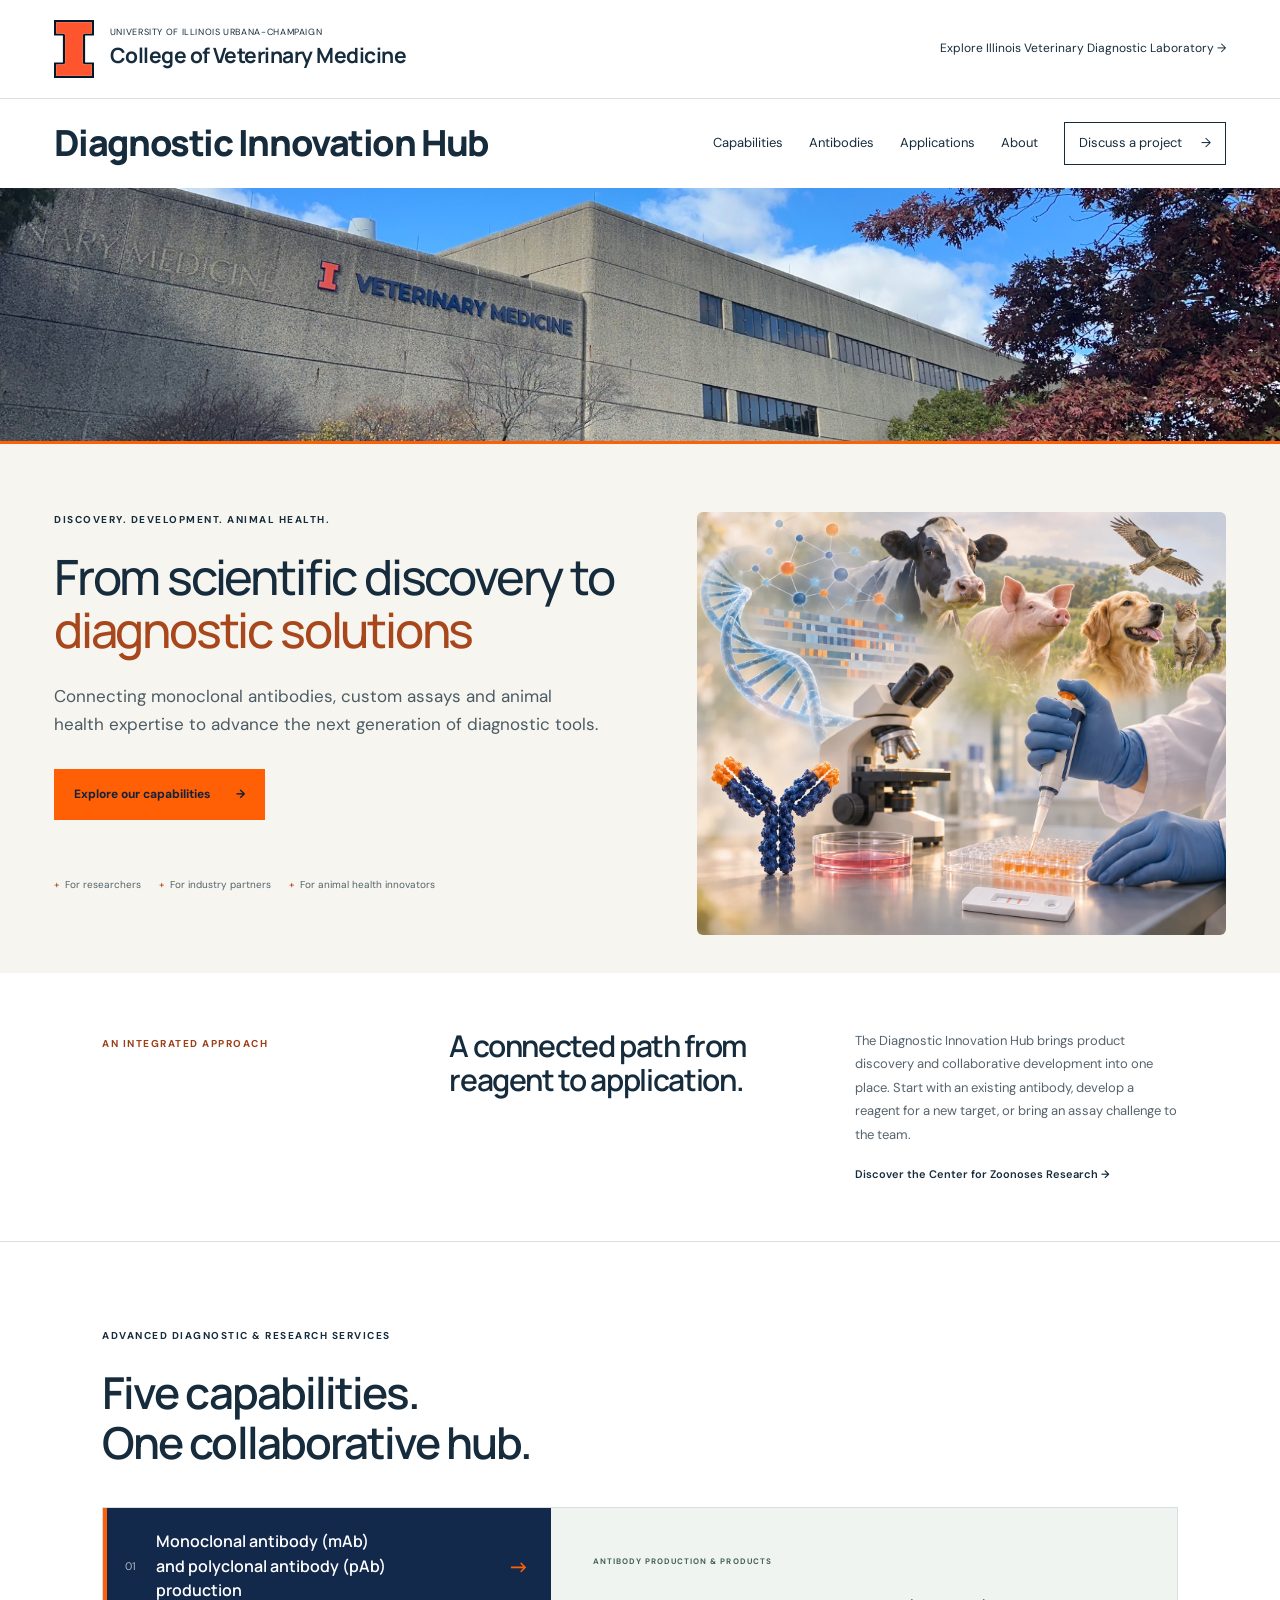
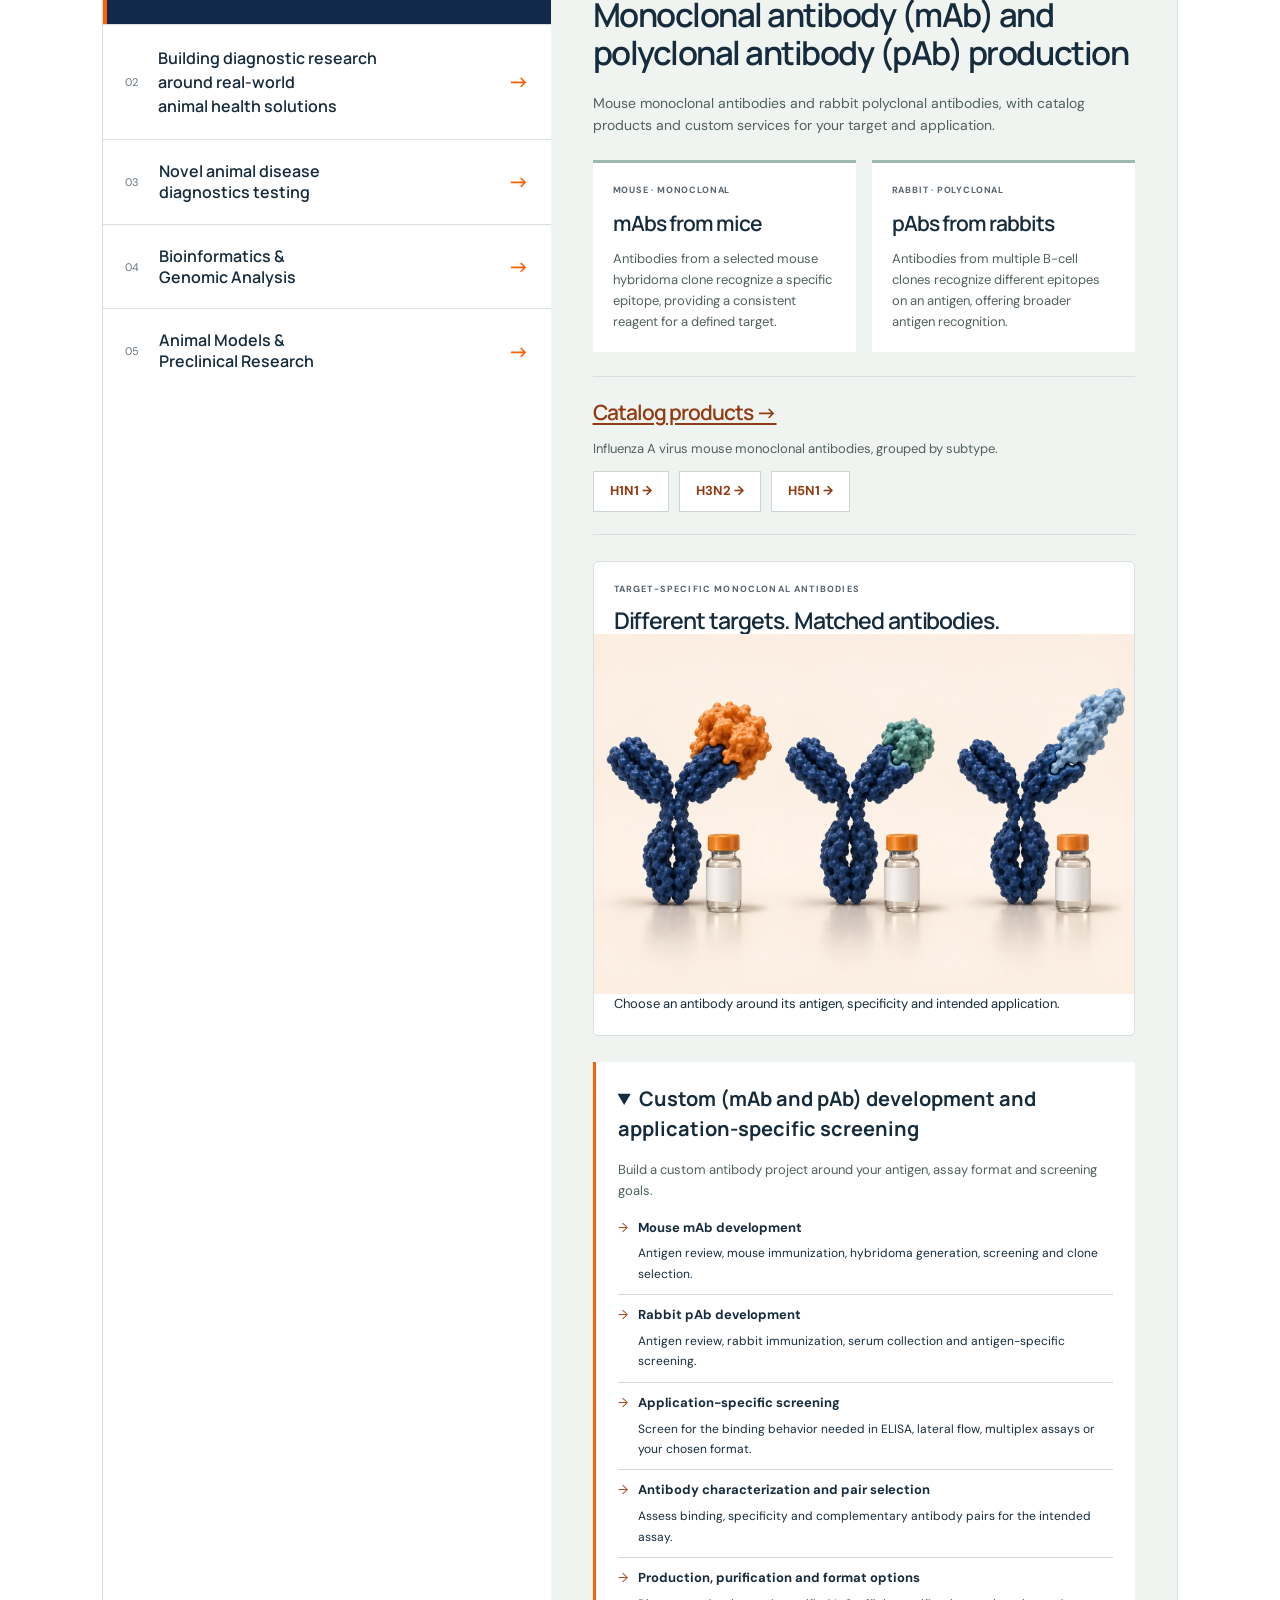
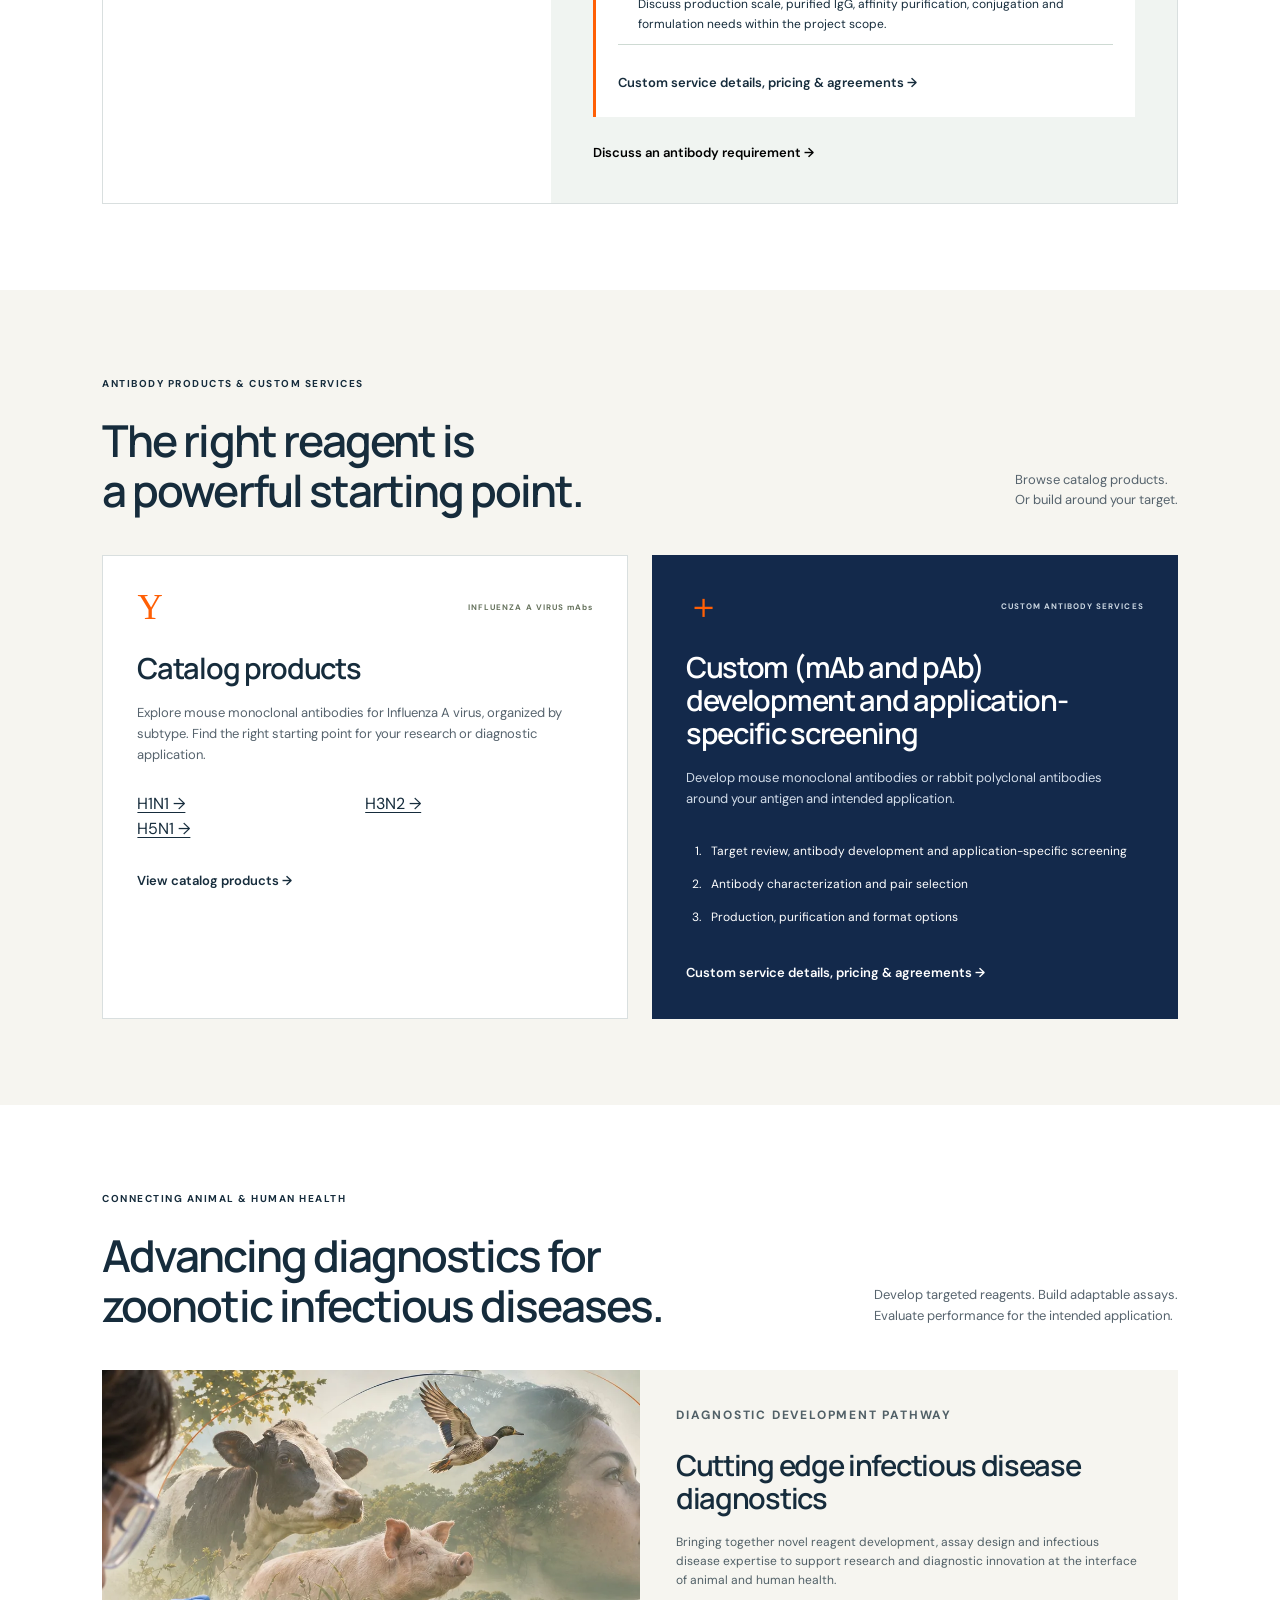
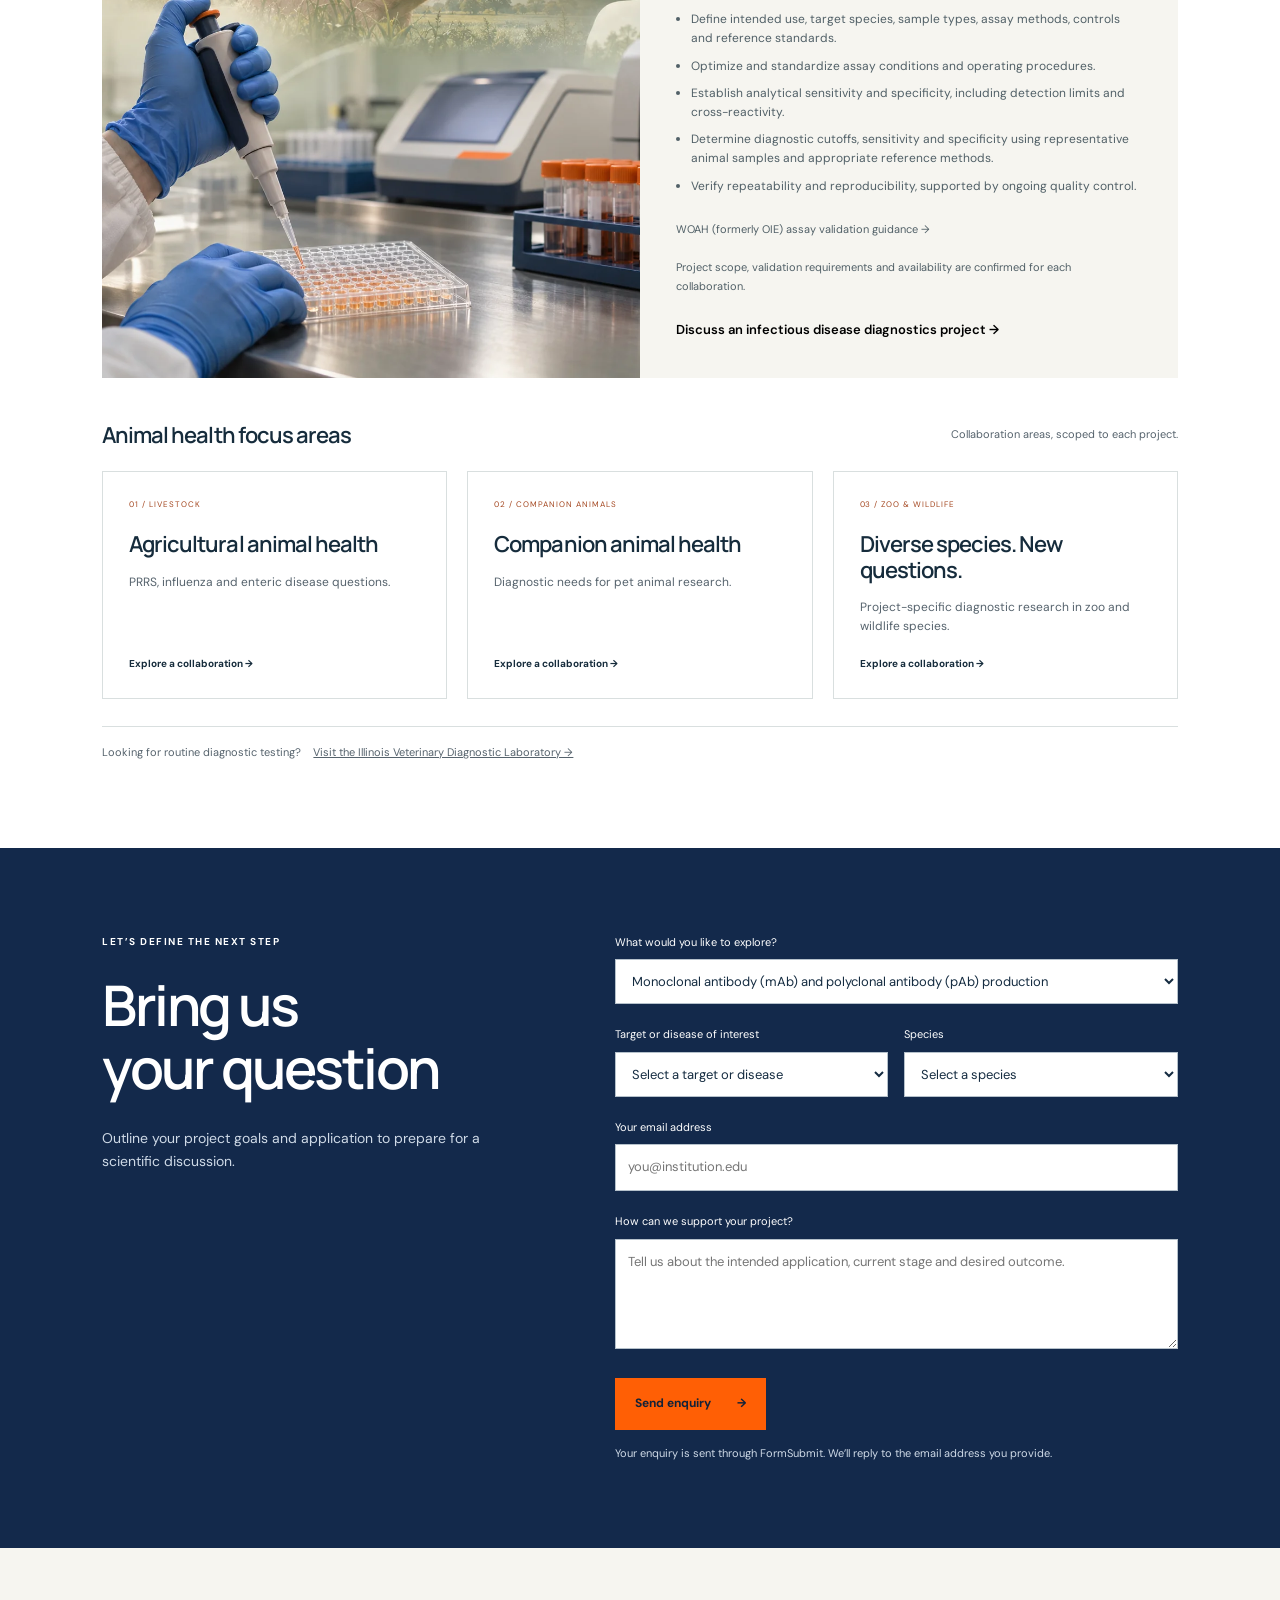
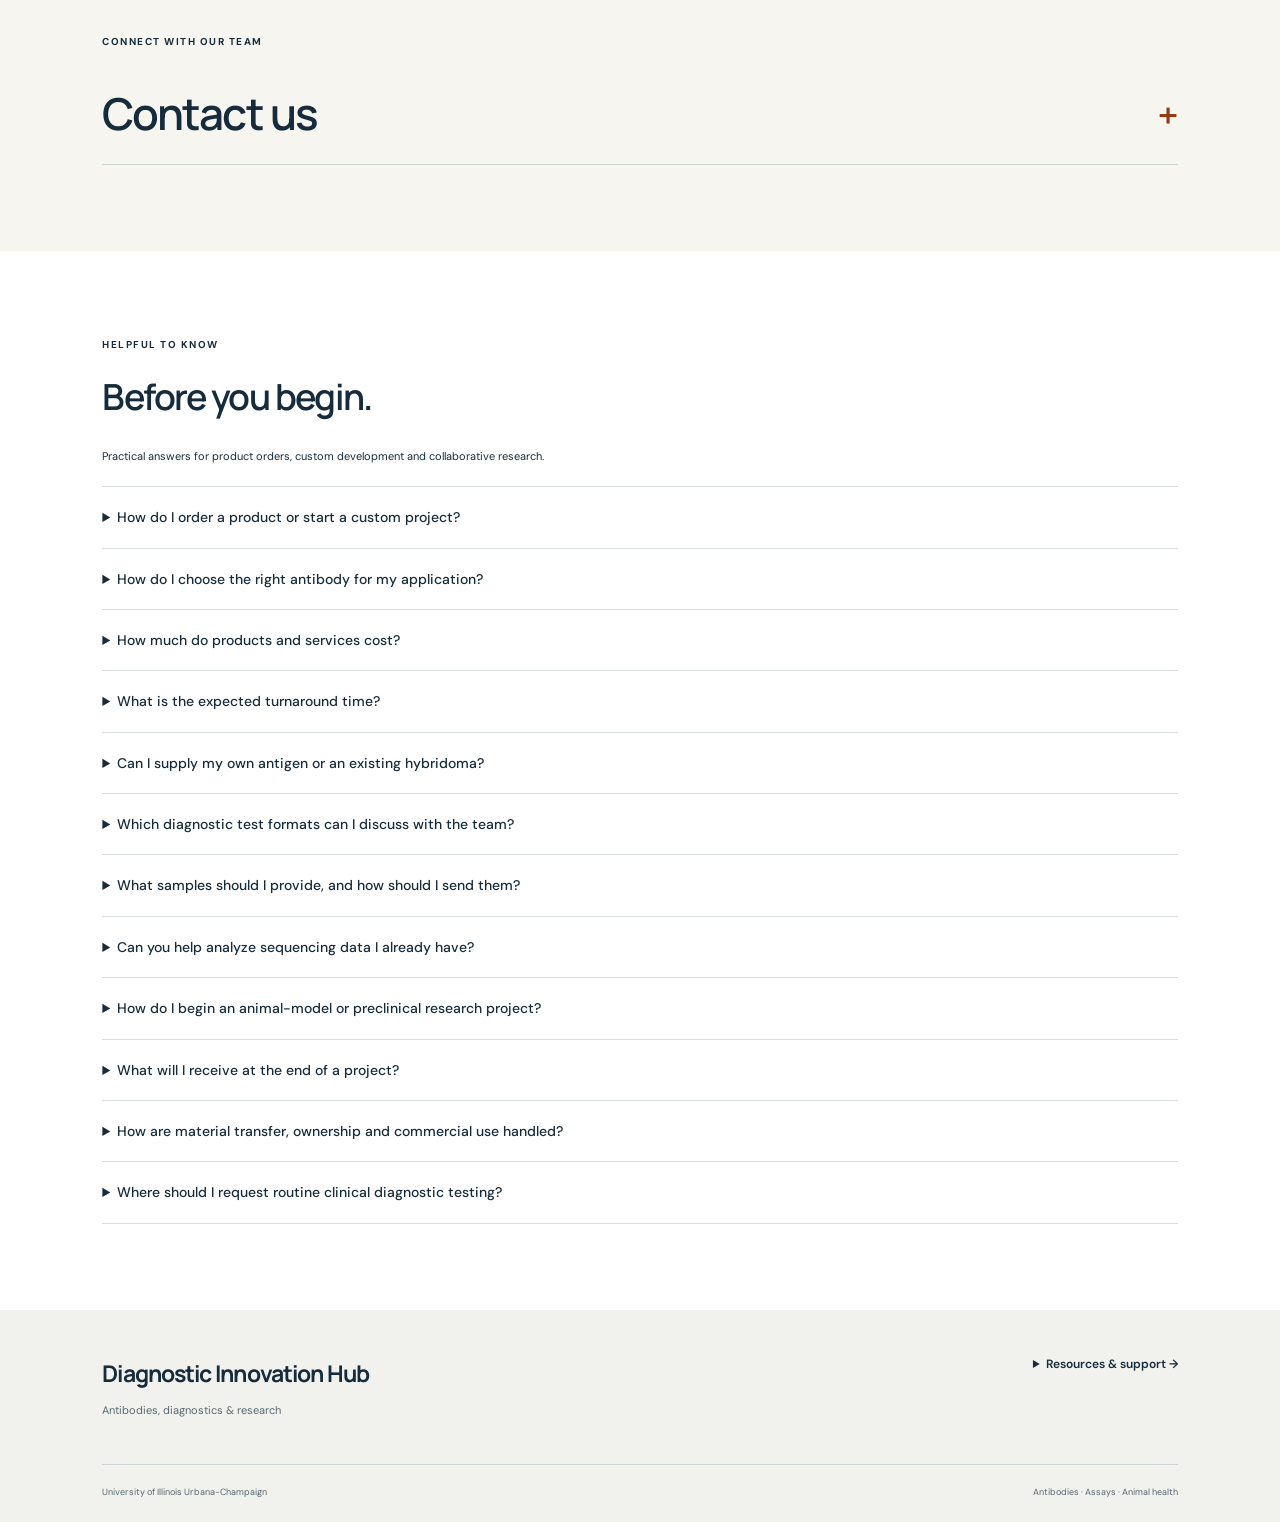
<file: index.html>
<!doctype html>
<html lang="en">
<head>
<meta charset="utf-8"><meta name="viewport" content="width=device-width,initial-scale=1">
<title>Diagnostic Innovation Hub | Illinois VetMed</title>
<meta name="description" content="Explore the Illinois VetMed Diagnostic Innovation Hub connecting monoclonal and polyclonal antibodies, custom diagnostic assays and animal health research.">
<link rel="stylesheet" href="styles.css?v=site-title-v2">
</head>
<body>
<a class="skip" href="#main">Skip to main content</a>
<header>
<div class="institution"><a href="https://vetmed.illinois.edu/" class="college"><img class="university-mark" src="assets/illinois-block-i.svg" alt="" width="25" height="36"><span>UNIVERSITY OF ILLINOIS URBANA-CHAMPAIGN<strong>College of Veterinary Medicine</strong></span></a><a class="parent-link" href="https://vdl.vetmed.illinois.edu/">Explore Illinois Veterinary Diagnostic Laboratory →</a></div>
<div class="navigation"><a href="#" class="site-name">Diagnostic Innovation Hub</a><button class="menu-button" aria-label="Toggle navigation" aria-expanded="false">☰</button><nav aria-label="Hub navigation"><a href="#capabilities">Capabilities</a><a href="#antibodies">Antibodies</a><a href="#applications">Applications</a><a href="#about">About</a><a class="nav-cta" href="#connect">Discuss a project <span>→</span></a></nav></div>
<div class="campus-header-image"><img src="assets/vetmed-building-header.jpg" alt="College of Veterinary Medicine building at the University of Illinois Urbana-Champaign, beneath a blue sky and beside autumn trees." width="2048" height="1536" fetchpriority="high" decoding="async"></div>
</header>
<main id="main">
<section class="hero">
<div class="hero-copy"><p class="eyebrow">DISCOVERY. DEVELOPMENT. ANIMAL HEALTH.</p><h1 class="hero-headline"><span>From scientific discovery to</span><em>diagnostic solutions</em></h1><p class="hero-description">Connecting monoclonal antibodies, custom assays and animal health expertise to advance the next generation of diagnostic tools.</p><div class="hero-actions"><a class="button primary" href="#capabilities">Explore our capabilities <span>→</span></a></div><div class="hero-foot"><span>For researchers</span><span>For industry partners</span><span>For animal health innovators</span></div></div>
<figure class="hero-science hero-artwork"><img src="assets/diagnostic-hub-hero-v5.webp" alt="Scientific illustration connecting antibodies, lateral flow tests, assay development, genomics and preclinical research with livestock, a dog, a cat and birds against a natural pasture, woodland and wetland backdrop." width="1402" height="1122" fetchpriority="high" decoding="async"></figure>
</section>
<section class="intro band" id="about"><p class="eyebrow">AN INTEGRATED APPROACH</p><div><h2>A connected path from<br>reagent to application.</h2><p>The Diagnostic Innovation Hub brings product discovery and collaborative development into one place. Start with an existing antibody, develop a reagent for a new target, or bring an assay challenge to the team.</p><a class="text-link" href="https://vetmed.illinois.edu/research/czr/">Discover the Center for Zoonoses Research →</a></div></section>
<section class="capabilities section" id="capabilities"><div class="section-heading"><div><p class="eyebrow">ADVANCED DIAGNOSTIC & RESEARCH SERVICES</p><h2>Five capabilities.<br>One collaborative hub.</h2></div></div>
<div class="capability-layout"><div class="service-tabs" role="tablist" aria-label="Capabilities" aria-orientation="vertical">
<button role="tab" id="tab-mab" aria-controls="service-panel" aria-selected="true" data-service="mab"><span class="tab-num">01</span><span>Monoclonal antibody (mAb)<br>and polyclonal antibody (pAb)<br>production</span><span class="tab-arrow">→</span></button>
<button role="tab" id="tab-assays" aria-controls="service-panel" aria-selected="false" tabindex="-1" data-service="assays"><span class="tab-num">02</span><span>Building diagnostic research<br>around real-world<br>animal health solutions</span><span class="tab-arrow">→</span></button>
<button role="tab" id="tab-disease" aria-controls="service-panel" aria-selected="false" tabindex="-1" data-service="disease"><span class="tab-num">03</span><span>Novel animal disease<br>diagnostics testing</span><span class="tab-arrow">→</span></button>
<button role="tab" id="tab-data" aria-controls="service-panel" aria-selected="false" tabindex="-1" data-service="data"><span class="tab-num">04</span><span>Bioinformatics &<br>Genomic Analysis</span><span class="tab-arrow">→</span></button>
<button role="tab" id="tab-models" aria-controls="service-panel" aria-selected="false" tabindex="-1" data-service="models"><span class="tab-num">05</span><span>Animal Models &<br>Preclinical Research</span><span class="tab-arrow">→</span></button>
</div><div id="service-panel" class="service-panel" role="tabpanel" aria-labelledby="tab-mab" tabindex="0"></div></div></section>
<section class="antibodies section" id="antibodies">
<div class="section-heading"><div><p class="eyebrow">ANTIBODY PRODUCTS & CUSTOM SERVICES</p><h2>The right reagent is<br>a powerful starting point.</h2></div><p>Browse catalog products.<br>Or build around your target.</p></div>
<div class="antibody-routes">
<article class="catalog-route"><div class="route-top"><span class="mini-icon">Y</span><span class="status">INFLUENZA A VIRUS mAbs</span></div><h3>Catalog products</h3><p>Explore mouse monoclonal antibodies for Influenza A virus, organized by subtype. Find the right starting point for your research or diagnostic application.</p><div class="catalog-fields"><a href="influenza-a-mabs.html?v=antibody-production-v2#h1n1">H1N1 →</a><a href="influenza-a-mabs.html?v=antibody-production-v2#h3n2">H3N2 →</a><a href="influenza-a-mabs.html?v=antibody-production-v2#h5n1">H5N1 →</a></div><a class="text-link" href="influenza-a-mabs.html?v=antibody-production-v2">View catalog products →</a></article>
<article class="custom-route" id="custom-antibody-development"><div class="route-top"><span class="mini-icon">＋</span><span class="status light">CUSTOM ANTIBODY SERVICES</span></div><h3>Custom (mAb and pAb) development and application-specific screening</h3><p>Develop mouse monoclonal antibodies or rabbit polyclonal antibodies around your antigen and intended application.</p><ol class="compact-steps"><li>Target review, antibody development and application-specific screening</li><li>Antibody characterization and pair selection</li><li>Production, purification and format options</li></ol><a class="text-link light-link" href="mab-services.html?v=antibody-production-v2">Custom service details, pricing & agreements →</a></article>
</div></section>
<section class="applications section" id="applications"><div class="section-heading"><div><p class="eyebrow">CONNECTING ANIMAL & HUMAN HEALTH</p><h2>Advancing diagnostics for<br>zoonotic infectious diseases.</h2></div><p>Develop targeted reagents. Build adaptable assays.<br>Evaluate performance for the intended application.</p></div><div class="spotlight"><div class="spotlight-visual zoonotic-artwork"><img src="assets/zoonotic-diagnostics-v1.webp" alt="Illustration connecting laboratory diagnostic testing with human health, livestock and wildlife." width="1402" height="1122" loading="lazy" decoding="async"></div><div class="spotlight-copy"><p class="eyebrow">DIAGNOSTIC DEVELOPMENT PATHWAY</p><h3>Cutting edge infectious disease diagnostics</h3><p>Bringing together novel reagent development, assay design and infectious disease expertise to support research and diagnostic innovation at the interface of animal and human health.</p><ul><li>Define intended use, target species, sample types, assay methods, controls and reference standards.</li><li>Optimize and standardize assay conditions and operating procedures.</li><li>Establish analytical sensitivity and specificity, including detection limits and cross-reactivity.</li><li>Determine diagnostic cutoffs, sensitivity and specificity using representative animal samples and appropriate reference methods.</li><li>Verify repeatability and reproducibility, supported by ongoing quality control.</li></ul><p class="small"><a href="https://www.woah.org/fileadmin/Home/eng/Health_standards/tahm/1.01.06_VALIDATION.pdf" target="_blank" rel="noopener">WOAH (formerly OIE) assay validation guidance →</a></p><p class="small">Project scope, validation requirements and availability are confirmed for each collaboration.</p><button class="text-link" data-start="assays">Discuss an infectious disease diagnostics project →</button></div></div>
<div class="focus-heading"><h3>Animal health focus areas</h3><p>Collaboration areas, scoped to each project.</p></div><div class="focus-grid"><button data-focus="Livestock and agricultural animal health"><span>01 / LIVESTOCK</span><h4>Agricultural animal health</h4><p>PRRS, influenza and enteric disease questions.</p><b>Explore a collaboration →</b></button><button data-focus="Companion animal diagnostics"><span>02 / COMPANION ANIMALS</span><h4>Companion animal health</h4><p>Diagnostic needs for pet animal research.</p><b>Explore a collaboration →</b></button><button data-focus="Zoo and wildlife diagnostics"><span>03 / ZOO & WILDLIFE</span><h4>Diverse species. New questions.</h4><p>Project-specific diagnostic research in zoo and wildlife species.</p><b>Explore a collaboration →</b></button></div><div class="routine-note">Looking for routine diagnostic testing? <a href="https://vdl.vetmed.illinois.edu/">Visit the Illinois Veterinary Diagnostic Laboratory →</a></div></section>
<section class="connect section" id="connect"><div class="connect-intro"><p class="eyebrow">LET’S DEFINE THE NEXT STEP</p><h2>Bring us<br>your question</h2><p>Outline your project goals and application to prepare for a scientific discussion.</p></div><form id="inquiry-form" action="https://formsubmit.co/usaurabh@illinois.edu" method="POST"><input type="hidden" name="_subject" value="Diagnostic Innovation Hub enquiry"><input type="hidden" name="_template" value="table"><input type="hidden" name="_url" value="https://saurabhumrao.github.io/diagnostic-innovation-hub/#connect"><div class="inquiry-honeypot" aria-hidden="true"><label for="contact-website">Leave this field empty</label><input id="contact-website" type="text" name="_honey" tabindex="-1" autocomplete="off"></div><label for="interest">What would you like to explore?</label><select id="interest" name="interest"><option value="mab">Monoclonal antibody (mAb) and polyclonal antibody (pAb) production</option><option value="assays">Building diagnostic research around real-world animal health solutions</option><option value="disease">Novel animal disease diagnostics testing</option><option value="data">Bioinformatics & Genomic Analysis</option><option value="models">Animal Models & Preclinical Research</option></select><div class="form-row"><div><label for="target">Target or disease of interest</label><select id="target" name="target" required><option value="" selected disabled>Select a target or disease</option><option value="SARS-CoV-2">SARS-CoV-2</option><option value="Influenza A virus">Influenza A virus</option><option value="PEDV">PEDV</option><option value="PDCoV">PDCoV</option><option value="PRRSV">PRRSV</option><option value="other">Other target or disease</option><option value="not_sure">Not yet determined</option></select><div class="inquiry-other" id="target-other-field" hidden><label for="target-other">Please specify your target or disease</label><input id="target-other" name="target_other" maxlength="200" disabled></div></div><div><label for="species">Species</label><select id="species" name="species" required><option value="" selected disabled>Select a species</option><option value="Cattle">Cattle</option><option value="Swine">Swine</option><option value="Sheep">Sheep</option><option value="Goats">Goats</option><option value="Horses">Horses</option><option value="Dogs">Dogs</option><option value="Cats">Cats</option><option value="Poultry">Poultry</option><option value="Zoo / exotic animals">Zoo / exotic animals</option><option value="Wildlife">Wildlife</option><option value="Laboratory animals">Laboratory animals</option><option value="Mixed / multiple species">Mixed / multiple species</option><option value="other">Other species</option><option value="not_sure">Not yet determined</option></select><div class="inquiry-other" id="species-other-field" hidden><label for="species-other">Please specify the species</label><input id="species-other" name="species_other" maxlength="200" disabled></div></div></div><label for="contact-email">Your email address</label><input id="contact-email" name="email" type="email" autocomplete="email" inputmode="email" placeholder="you@institution.edu" maxlength="254" required><div class="inquiry-goals"><label for="goals">How can we support your project?</label><textarea id="goals" name="message" placeholder="Tell us about the intended application, current stage and desired outcome." required maxlength="2000"></textarea></div><button class="button primary" id="send-enquiry" type="submit">Send enquiry <span>→</span></button><p class="small inquiry-delivery-note">Your enquiry is sent through FormSubmit. We’ll reply to the email address you provide.</p><p id="inquiry-status" hidden role="status" aria-live="polite" tabindex="-1"></p><noscript><p class="small">The form will continue on FormSubmit when you send your enquiry.</p></noscript></form></section>
<section class="contact-us section" id="contact-us" aria-labelledby="contact-us-title"><p class="eyebrow">CONNECT WITH OUR TEAM</p><details class="contact-disclosure" id="contact-details"><summary><h2 id="contact-us-title">Contact us</h2><span class="contact-disclosure-toggle" aria-hidden="true">+</span></summary><p class="contact-disclosure-intro">For product enquiries, testing services and research collaborations.</p><div class="contact-card-grid"><article class="contact-card"><div class="contact-person"><img class="contact-portrait" src="assets/ying-fang.png" alt="Prof. Ying Fang" width="250" height="300" loading="lazy" decoding="async"><h3>Prof. Ying Fang</h3></div><p class="contact-role">Director of Diagnostic R&amp;D<br>Department of Pathobiology<br>College of Veterinary Medicine<br>University of Illinois at Urbana-Champaign</p><a class="contact-email" href="mailto:yingf@illinois.edu">yingf@illinois.edu</a></article><article class="contact-card"><div class="contact-person"><img class="contact-portrait" src="assets/saurabh-umrao.jpg" alt="Dr. Saurabh Umrao" width="1280" height="1061" loading="lazy" decoding="async"><h3>Dr. Saurabh Umrao</h3></div><p class="contact-role">Veterinary Research Specialist<br>Veterinary Diagnostic Laboratory<br>College of Veterinary Medicine<br>University of Illinois at Urbana-Champaign</p><a class="contact-email" id="contact-saurabh" href="mailto:usaurabh@illinois.edu">usaurabh@illinois.edu</a><a id="inquiry-email-fallback" class="text-link inquiry-email-fallback" href="mailto:usaurabh@illinois.edu" hidden>Send enquiry by email →</a></article></div></details></section>
<section class="faq section" id="faq"><p class="eyebrow">HELPFUL TO KNOW</p><h2>Before you begin.</h2><p class="small">Practical answers for product orders, custom development and collaborative research.</p><details name="hub-faq"><summary>How do I order a product or start a custom project?</summary><p>For an antibody or LFA test, share the target or product name, quantity and intended application. For a custom project, outline your research question, target, species and desired outcome. Use the <a href="#connect">enquiry form</a> or visit <a href="#contact-us">Contact us</a> to discuss availability, ordering or a project quotation.</p></details><details name="hub-faq"><summary>How do I choose the right antibody for my application?</summary><p>Review the target, clone ID, species reactivity, tested applications, product format and available quality-control documentation. Share your planned method and sample context if you need help selecting a reagent. You can begin with our <a href="influenza-a-mabs.html?v=antibody-production-v2" target="_blank" rel="noopener">Influenza A antibody information</a>.</p></details><details name="hub-faq"><summary>How much do products and services cost?</summary><p>The LFA tests shown on this site are $5 per test. Standard mAb development starts at $11,000 per antigen for academic projects and $14,000 per antigen for industry projects. Rabbit pAb development, custom assays, diagnostic testing, bioinformatics and preclinical research are quoted according to scope. See <a href="mab-services.html?v=antibody-production-v2">mAb pricing and included services</a> for details.</p></details><details name="hub-faq"><summary>What is the expected turnaround time?</summary><p>Product delivery depends on availability and order quantity. Custom-project timelines depend on starting materials, screening requirements, assay complexity and study scope. Include your preferred deadline when enquiring so availability, milestones and an expected timeline can be discussed with your quotation.</p></details><details name="hub-faq"><summary>Can I supply my own antigen or an existing hybridoma?</summary><p>Yes. Standard mAb development uses a suitable customer-supplied protein antigen, and an existing hybridoma can be considered for production and purification. Share the material identity, available quantity, concentration, buffer and any existing characterization so the team can assess the starting point and proposed work.</p></details><details name="hub-faq"><summary>Which diagnostic test formats can I discuss with the team?</summary><p>The Hub covers ELISA, PCR, qRT-PCR, lateral flow tests and multiplex immunoassays. The appropriate format depends on the target, species, sample type and intended application. You can enquire about an existing test, bring an assay prototype or discuss development of a new format.</p></details><details name="hub-faq"><summary>What samples should I provide, and how should I send them?</summary><p>Sample type, minimum amount, handling and transport requirements depend on the test or project. Please obtain the agreed submission instructions and shipping destination from the responsible team before dispatch. Include the species, target, specimen type and sample count in your initial enquiry.</p></details><details name="hub-faq"><summary>Can you help analyze sequencing data I already have?</summary><p>Share the organism, sequencing platform, data format, number of samples, experimental design and analysis question. The relevant team can discuss an analysis plan, required metadata, deliverables and a file-transfer method. Keep a copy of your original data; the enquiry form is for initial project details rather than large-file uploads.</p></details><details name="hub-faq"><summary>How do I begin an animal-model or preclinical research project?</summary><p>Start with the research question, study objectives, desired readouts, candidate technology and preferred timeline. A planning discussion with the responsible research team helps identify an appropriate model, sample strategy and feasible project scope.</p></details><details name="hub-faq"><summary>What will I receive at the end of a project?</summary><p>The written project scope defines the deliverables and reporting format. Depending on the service, these can include antibody preparations and clone documentation, assay results, analysis reports or agreed preclinical study readouts. Discuss any specific data files, documentation or material quantities you need before the work begins.</p></details><details name="hub-faq"><summary>How are material transfer, ownership and commercial use handled?</summary><p>Include your intended commercial use and any material-transfer needs in the initial discussion. Applicable written agreements define material use, ownership, confidentiality and other project terms. The Illinois Office of Technology Management manages outbound material-transfer agreements and provides <a href="https://otm.illinois.edu/researchers-innovators">institutional guidance for researchers and commercial partners</a>.</p></details><details name="hub-faq"><summary>Where should I request routine clinical diagnostic testing?</summary><p>For routine clinical specimen submission and established veterinary diagnostic testing, use the <a href="https://vdl.vetmed.illinois.edu/">Illinois Veterinary Diagnostic Laboratory</a>. The Hub enquiry route supports its reagent products, technology development, specialized project discussions and research services.</p></details></section>
</main>
<footer><div><a href="#" class="footer-title">Diagnostic Innovation Hub</a><p>Antibodies, diagnostics & research</p></div><div><details class="footer-resources" id="resources"><summary>Resources & support →</summary><div class="footer-resource-links"><a href="https://vetmed.illinois.edu/" target="_blank" rel="noopener">College of Veterinary Medicine →</a><a href="https://vetmed.illinois.edu/research/czr/" target="_blank" rel="noopener">Center for Zoonoses Research →</a><a href="https://otm.illinois.edu/researchers-innovators/outgoing-material-transfer-agreements" target="_blank" rel="noopener">Material-transfer agreement guidance →</a><a href="https://vdl.vetmed.illinois.edu/" target="_blank" rel="noopener">Illinois Veterinary Diagnostic Laboratory →</a></div></details></div><p class="footer-bottom">University of Illinois Urbana-Champaign <span>Antibodies · Assays · Animal health</span></p></footer>
<dialog id="detail-dialog"><button class="close-dialog" aria-label="Close dialog">✕</button><div id="dialog-content"></div></dialog>
<script src="app.js?v=rapid-diagnostic-tests-v2"></script>
<script src="inquiry-form.js?v=contact-us-v2"></script>
</body></html>
</file>
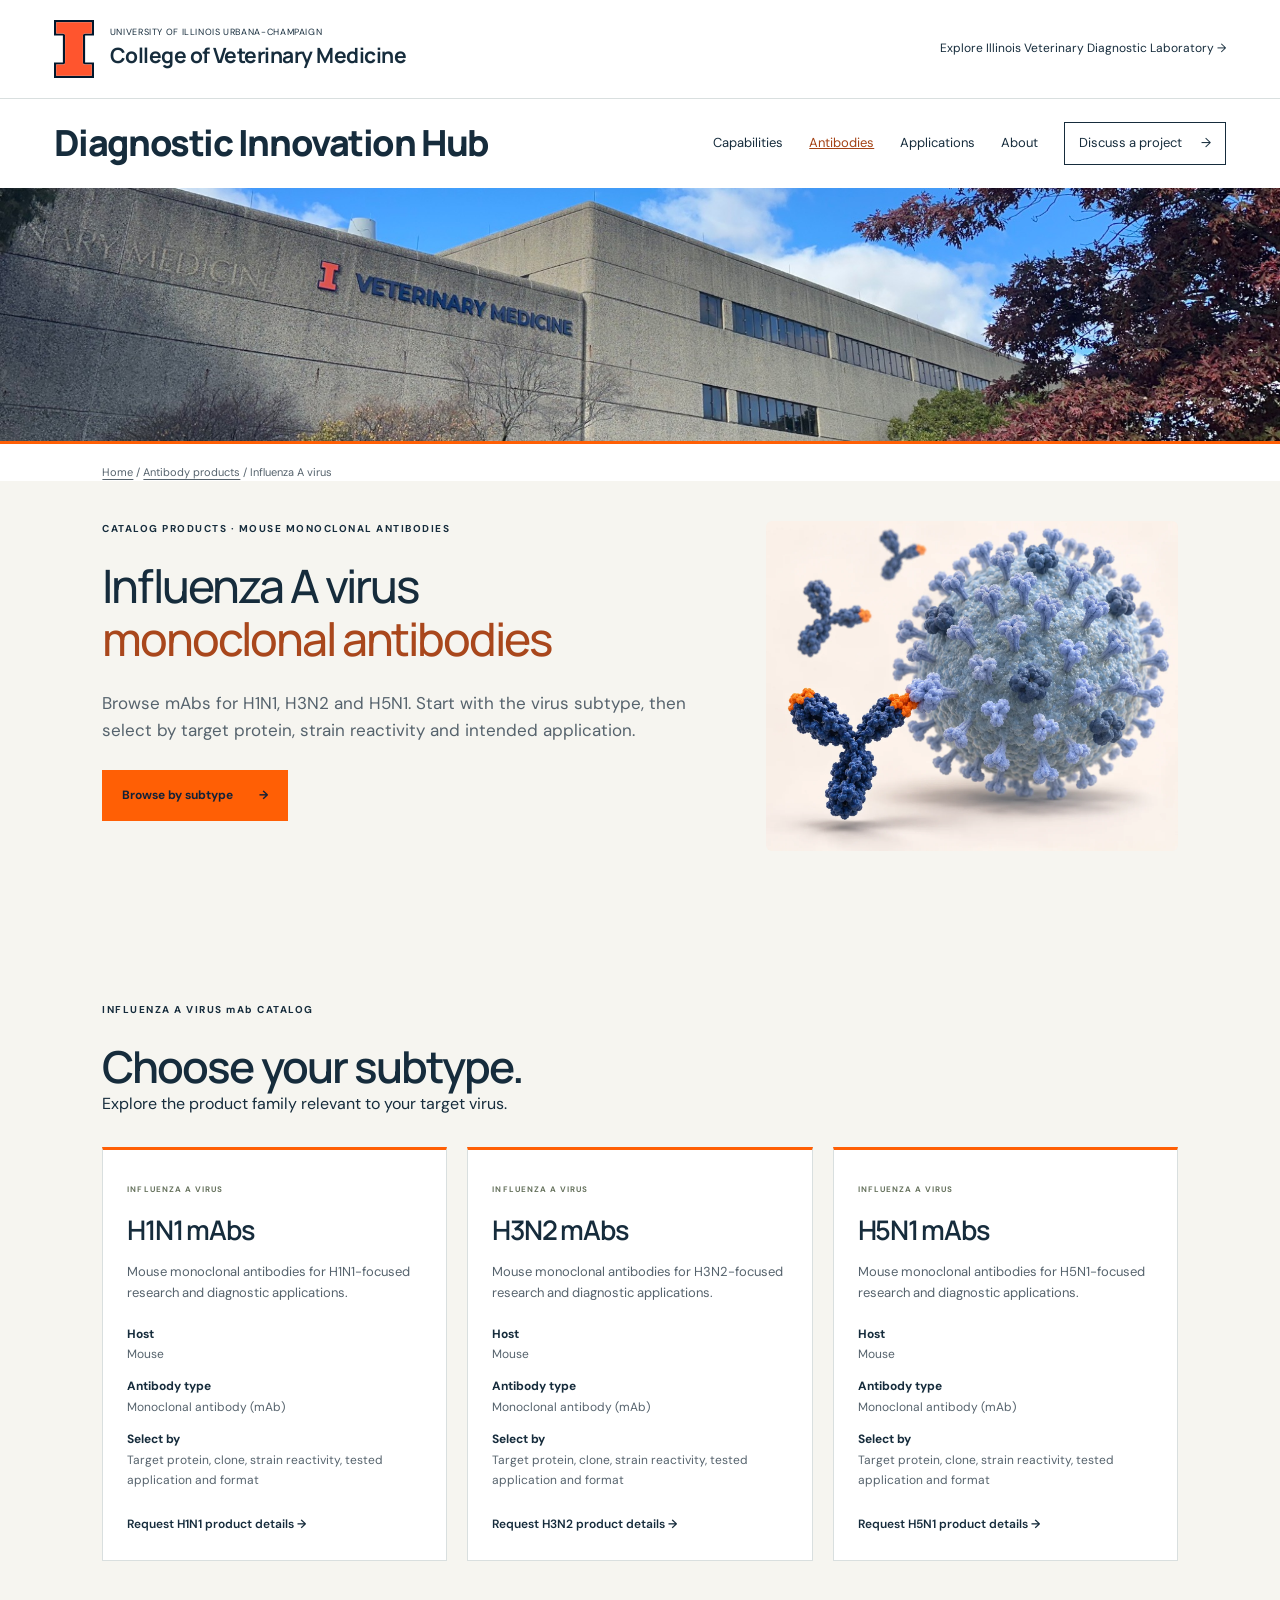
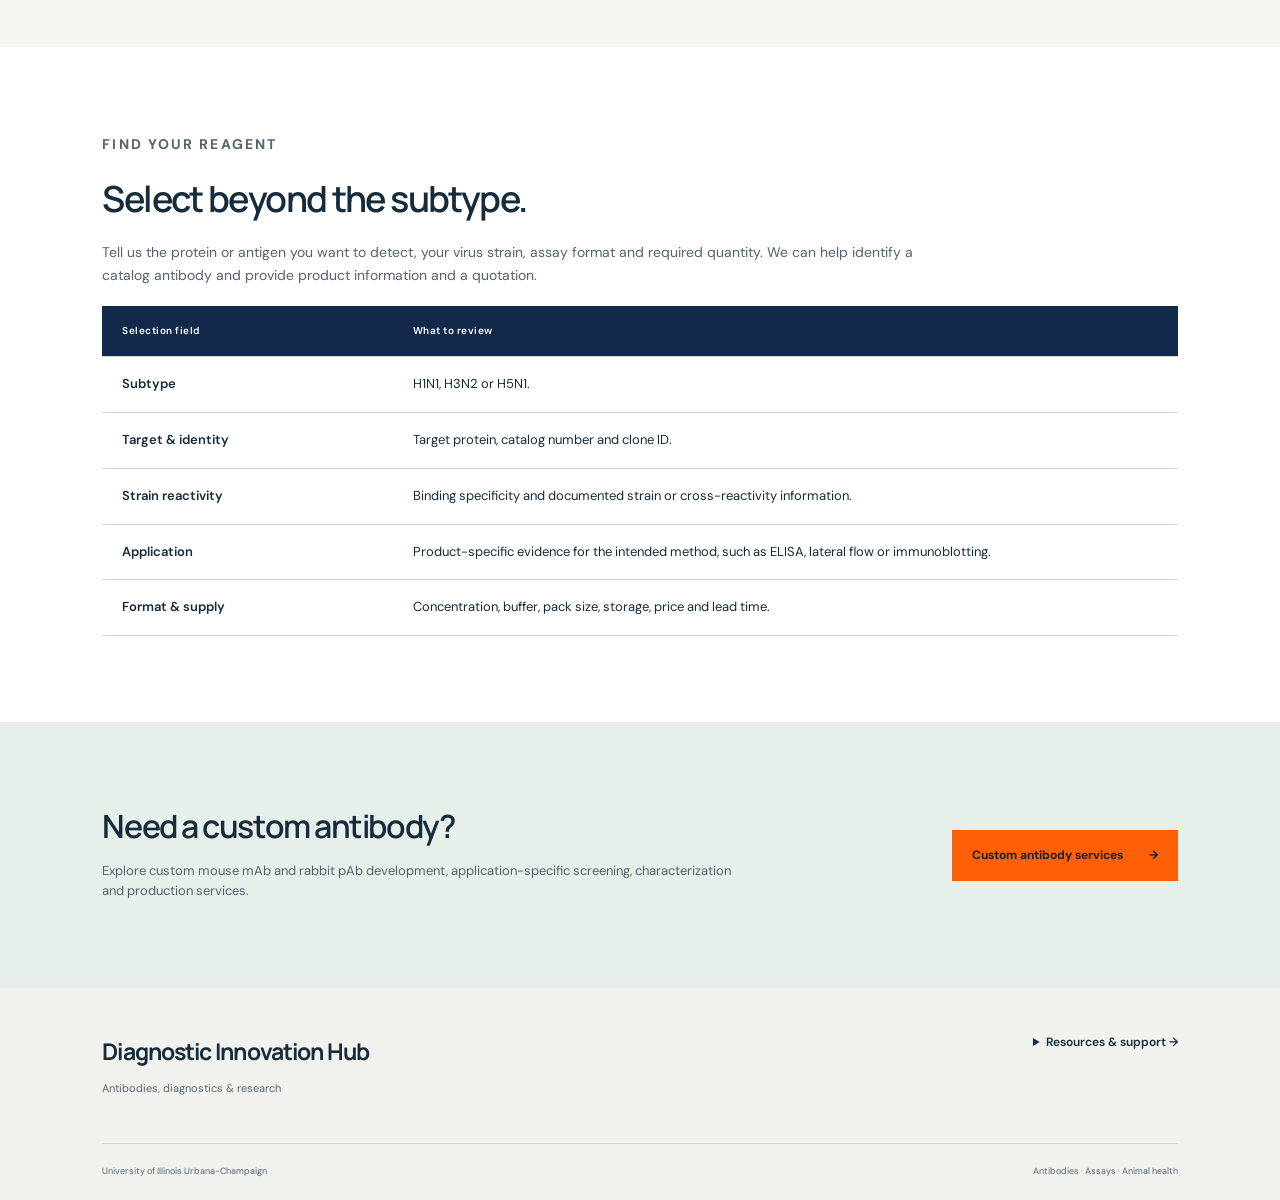
<file: influenza-a-mabs.html>
<!doctype html>
<html lang="en"><head><meta charset="utf-8"><meta name="viewport" content="width=device-width,initial-scale=1"><title>Influenza A Virus mAb Catalog | Diagnostic Innovation Hub</title><meta name="description" content="Explore mouse monoclonal antibody products for Influenza A virus H1N1, H3N2 and H5N1. Browse by subtype and request product details."><link rel="stylesheet" href="styles.css?v=site-title-v2"><link rel="stylesheet" href="mab-services.css">
<style>.flu-breadcrumb{padding:20px 8% 0;font-size:11px;color:#56636d}.flu-breadcrumb a{text-decoration:underline;text-underline-offset:3px}.flu-hero{padding-top:40px;gap:45px}.flu-hero h1{font-size:clamp(36px,3.6vw,58px)}.flu-hero h1 em{font-style:normal;color:#a9471c}.flu-hero figure{margin:0;align-self:center}.flu-hero img{display:block;width:100%;height:auto;border-radius:6px}.flu-docs h2{font-size:36px;margin-bottom:22px}.flu-docs>p{font-size:14px;color:#56636d;max-width:850px}.flu-routes{background:#f6f5f0}.flu-routes .section-heading{margin-bottom:30px}.flu-routes .custom-route p{color:#d1dbe8}.flu-note{font-size:12px;color:#56636d;margin:22px 0 0}.flu-bottom{display:flex;justify-content:space-between;align-items:center;gap:30px;background:#e7efea}.flu-bottom h2{font-size:32px}.flu-bottom p{font-size:13px;margin:16px 0 0;max-width:650px;color:#56636d}@media(max-width:760px){.flu-breadcrumb{padding-left:5%;padding-right:5%}.flu-hero{padding-top:30px;gap:30px}.flu-hero h1{font-size:37px}.flu-hero figure{max-width:480px}.flu-docs h2{font-size:30px}.flu-bottom{align-items:flex-start;flex-direction:column}.flu-bottom h2{font-size:29px}}</style></head><body>
<a class="skip" href="#main">Skip to main content</a>
<header>
<div class="institution"><a href="https://vetmed.illinois.edu/" class="college"><img class="university-mark" src="assets/illinois-block-i.svg" alt="" width="25" height="36"><span>UNIVERSITY OF ILLINOIS URBANA-CHAMPAIGN<strong>College of Veterinary Medicine</strong></span></a><a class="parent-link" href="https://vdl.vetmed.illinois.edu/">Explore Illinois Veterinary Diagnostic Laboratory →</a></div>
<div class="navigation"><a href="index.html" class="site-name">Diagnostic Innovation Hub</a><button class="menu-button" aria-label="Toggle navigation" aria-expanded="false">☰</button><nav aria-label="Hub navigation"><a href="index.html#capabilities">Capabilities</a><a href="index.html#antibodies" aria-current="page">Antibodies</a><a href="index.html#applications">Applications</a><a href="index.html#about">About</a><a class="nav-cta" href="index.html#connect">Discuss a project <span>→</span></a></nav></div>
<div class="campus-header-image"><img src="assets/vetmed-building-header.jpg" alt="College of Veterinary Medicine building at the University of Illinois Urbana-Champaign, beneath a blue sky and beside autumn trees." width="2048" height="1536" fetchpriority="high" decoding="async"></div>
</header>
<main id="main">
<div class="flu-breadcrumb"><a href="index.html">Home</a> / <a href="index.html#antibodies">Antibody products</a> / Influenza A virus</div>
<section class="mab-hero section flu-hero"><div><p class="eyebrow">CATALOG PRODUCTS · MOUSE MONOCLONAL ANTIBODIES</p><h1>Influenza A virus<br><em>monoclonal antibodies</em></h1><p>Browse mAbs for H1N1, H3N2 and H5N1. Start with the virus subtype, then select by target protein, strain reactivity and intended application.</p><div class="mab-actions"><a class="button primary" href="#catalog">Browse by subtype <span>→</span></a></div></div><figure><img src="assets/influenza-a-mab-v1.webp" alt="Monoclonal antibodies interacting with an Influenza A virus particle." width="1402" height="1122" fetchpriority="high" decoding="async"></figure></section>
<section class="section flu-routes" id="catalog"><p class="eyebrow">INFLUENZA A VIRUS mAb CATALOG</p><h2>Choose your subtype.</h2><p>Explore the product family relevant to your target virus.</p><div class="antibody-product-grid">
<article id="h1n1"><span class="status">INFLUENZA A VIRUS</span><h3>H1N1 mAbs</h3><p>Mouse monoclonal antibodies for H1N1-focused research and diagnostic applications.</p><dl><dt>Host</dt><dd>Mouse</dd><dt>Antibody type</dt><dd>Monoclonal antibody (mAb)</dd><dt>Select by</dt><dd>Target protein, clone, strain reactivity, tested application and format</dd></dl><a class="text-link" href="index.html?antibody=H1N1#connect">Request H1N1 product details →</a></article>
<article id="h3n2"><span class="status">INFLUENZA A VIRUS</span><h3>H3N2 mAbs</h3><p>Mouse monoclonal antibodies for H3N2-focused research and diagnostic applications.</p><dl><dt>Host</dt><dd>Mouse</dd><dt>Antibody type</dt><dd>Monoclonal antibody (mAb)</dd><dt>Select by</dt><dd>Target protein, clone, strain reactivity, tested application and format</dd></dl><a class="text-link" href="index.html?antibody=H3N2#connect">Request H3N2 product details →</a></article>
<article id="h5n1"><span class="status">INFLUENZA A VIRUS</span><h3>H5N1 mAbs</h3><p>Mouse monoclonal antibodies for H5N1-focused research and diagnostic applications.</p><dl><dt>Host</dt><dd>Mouse</dd><dt>Antibody type</dt><dd>Monoclonal antibody (mAb)</dd><dt>Select by</dt><dd>Target protein, clone, strain reactivity, tested application and format</dd></dl><a class="text-link" href="index.html?antibody=H5N1#connect">Request H5N1 product details →</a></article>
</div></section>
<section class="section flu-docs" id="product-information"><p class="eyebrow">FIND YOUR REAGENT</p><h2>Select beyond the subtype.</h2><p>Tell us the protein or antigen you want to detect, your virus strain, assay format and required quantity. We can help identify a catalog antibody and provide product information and a quotation.</p><div class="mab-table-wrap"><table class="mab-table"><caption class="visually-hidden">Product selection information for Influenza A virus antibodies</caption><thead><tr><th scope="col">Selection field</th><th scope="col">What to review</th></tr></thead><tbody><tr><th scope="row">Subtype</th><td>H1N1, H3N2 or H5N1.</td></tr><tr><th scope="row">Target & identity</th><td>Target protein, catalog number and clone ID.</td></tr><tr><th scope="row">Strain reactivity</th><td>Binding specificity and documented strain or cross-reactivity information.</td></tr><tr><th scope="row">Application</th><td>Product-specific evidence for the intended method, such as ELISA, lateral flow or immunoblotting.</td></tr><tr><th scope="row">Format & supply</th><td>Concentration, buffer, pack size, storage, price and lead time.</td></tr></tbody></table></div></section>
<section class="section flu-bottom"><div><h2>Need a custom antibody?</h2><p>Explore custom mouse mAb and rabbit pAb development, application-specific screening, characterization and production services.</p></div><a class="button primary" href="mab-services.html?v=antibody-production-v2">Custom antibody services <span>→</span></a></section>
</main>
<footer><div><a href="index.html" class="footer-title">Diagnostic Innovation Hub</a><p>Antibodies, diagnostics & research</p></div><div><details class="footer-resources" id="resources"><summary>Resources & support →</summary><div class="footer-resource-links"><a href="https://vetmed.illinois.edu/" target="_blank" rel="noopener">College of Veterinary Medicine →</a><a href="https://vetmed.illinois.edu/research/czr/" target="_blank" rel="noopener">Center for Zoonoses Research →</a><a href="https://otm.illinois.edu/researchers-innovators/outgoing-material-transfer-agreements" target="_blank" rel="noopener">Material-transfer agreement guidance →</a><a href="https://vdl.vetmed.illinois.edu/" target="_blank" rel="noopener">Illinois Veterinary Diagnostic Laboratory →</a></div></details></div><p class="footer-bottom">University of Illinois Urbana-Champaign <span>Antibodies · Assays · Animal health</span></p></footer>
<script>const menu=document.querySelector('.menu-button');const nav=document.querySelector('header nav');menu.addEventListener('click',()=>{const open=nav.classList.toggle('open');menu.setAttribute('aria-expanded',open)});nav.querySelectorAll('a').forEach(a=>a.addEventListener('click',()=>{nav.classList.remove('open');menu.setAttribute('aria-expanded','false')}));</script>
</body></html>
</file>
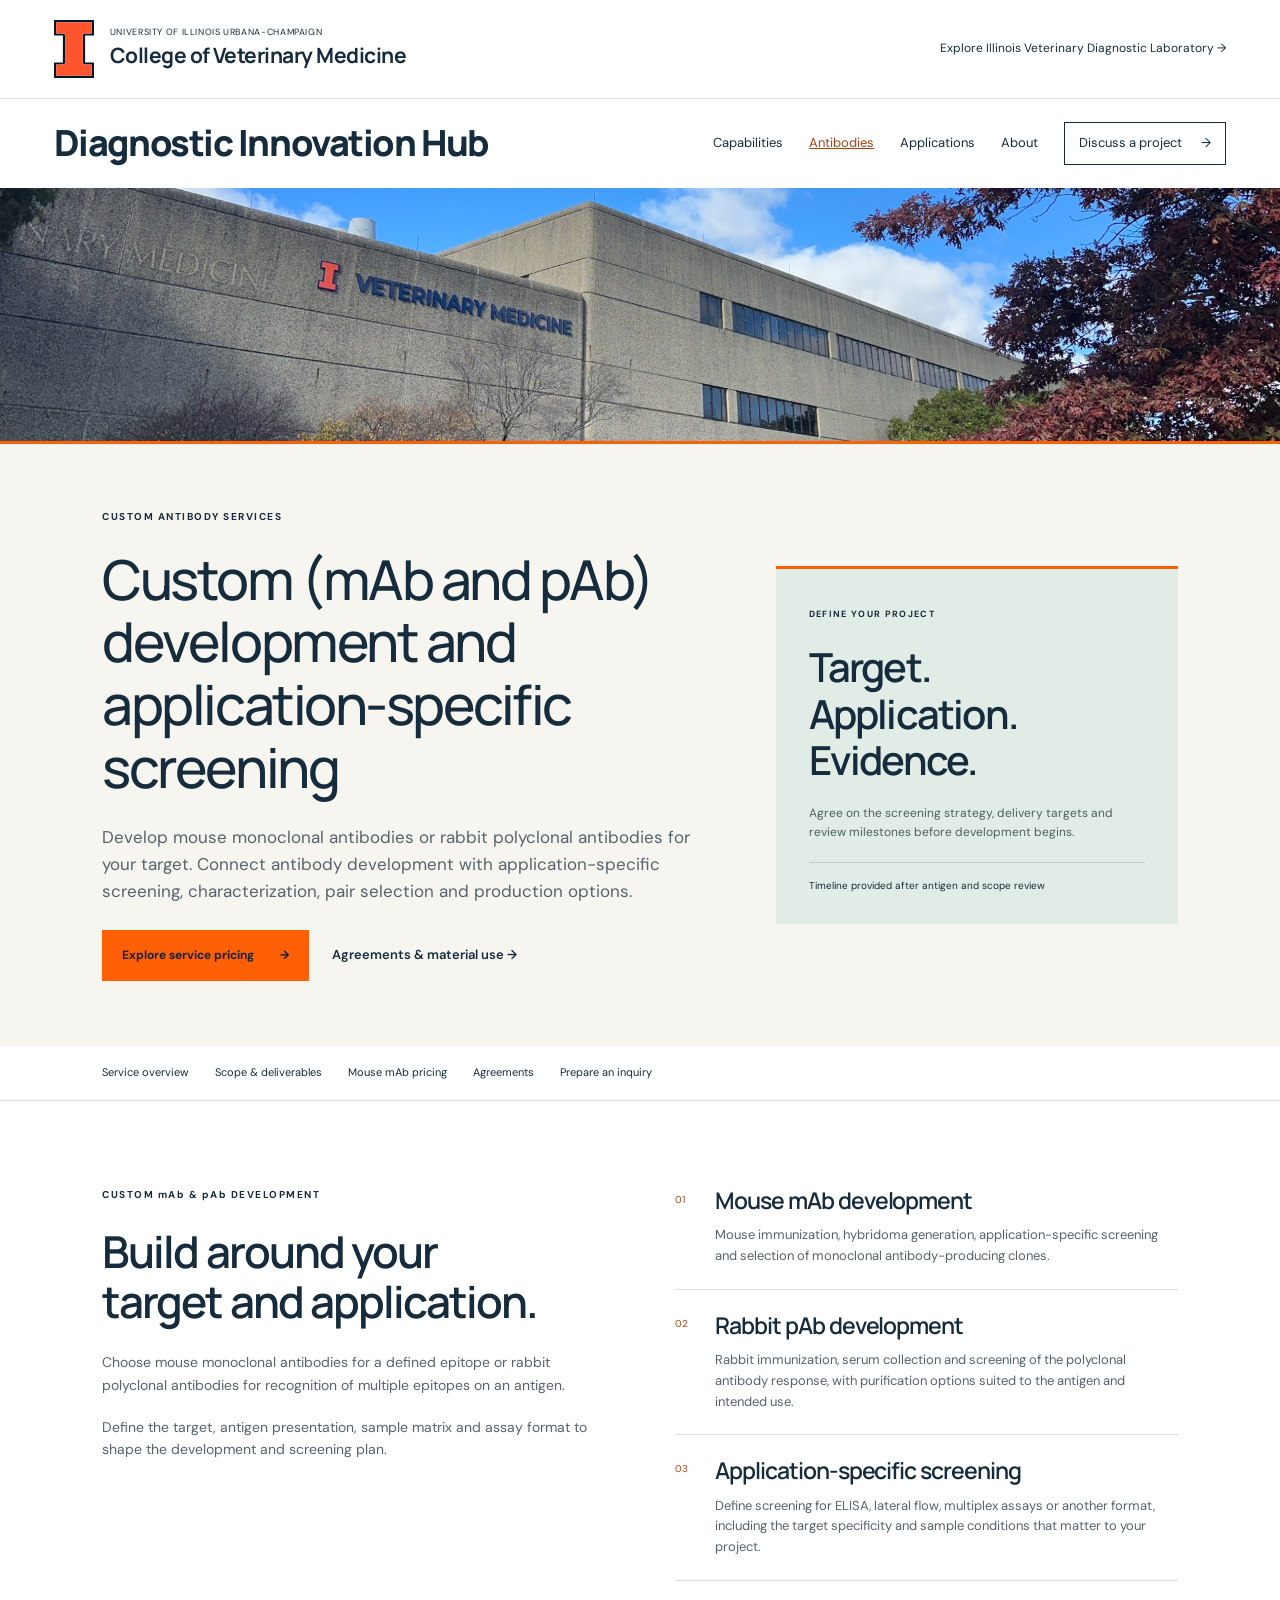
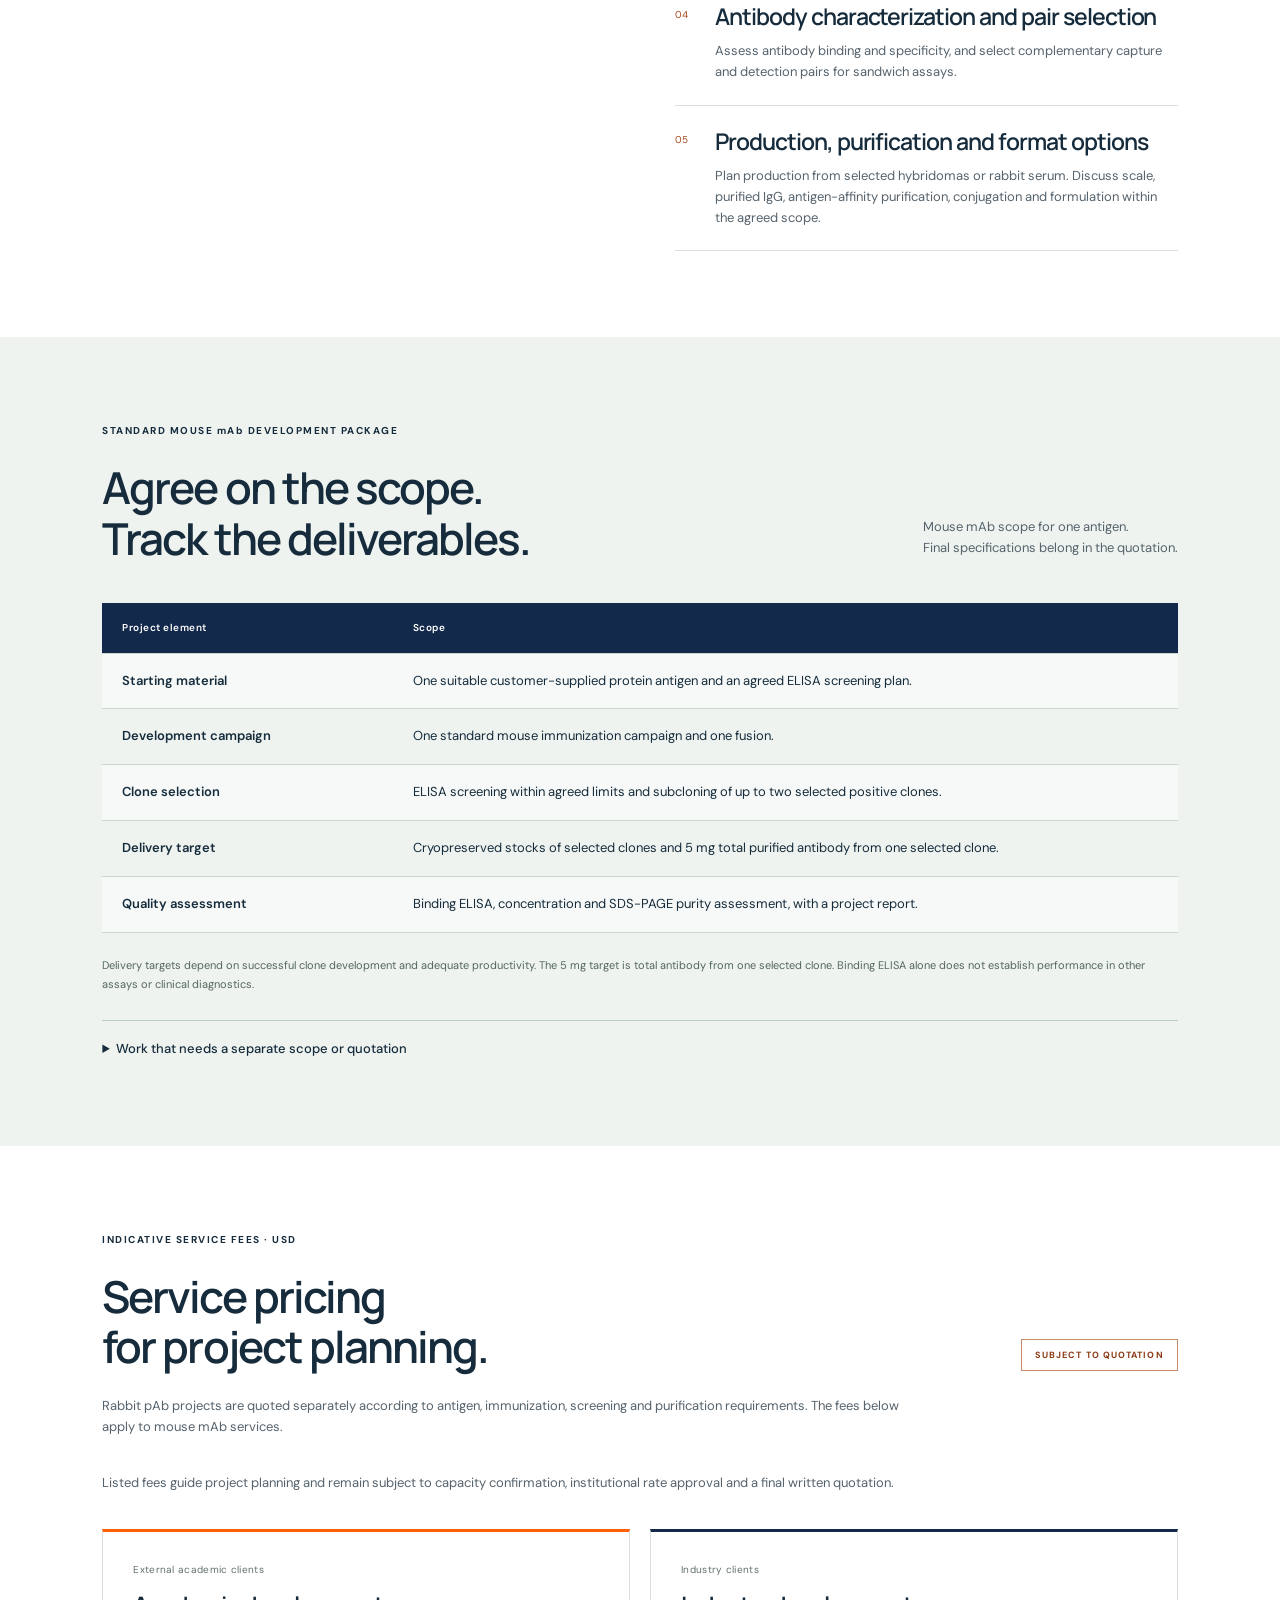
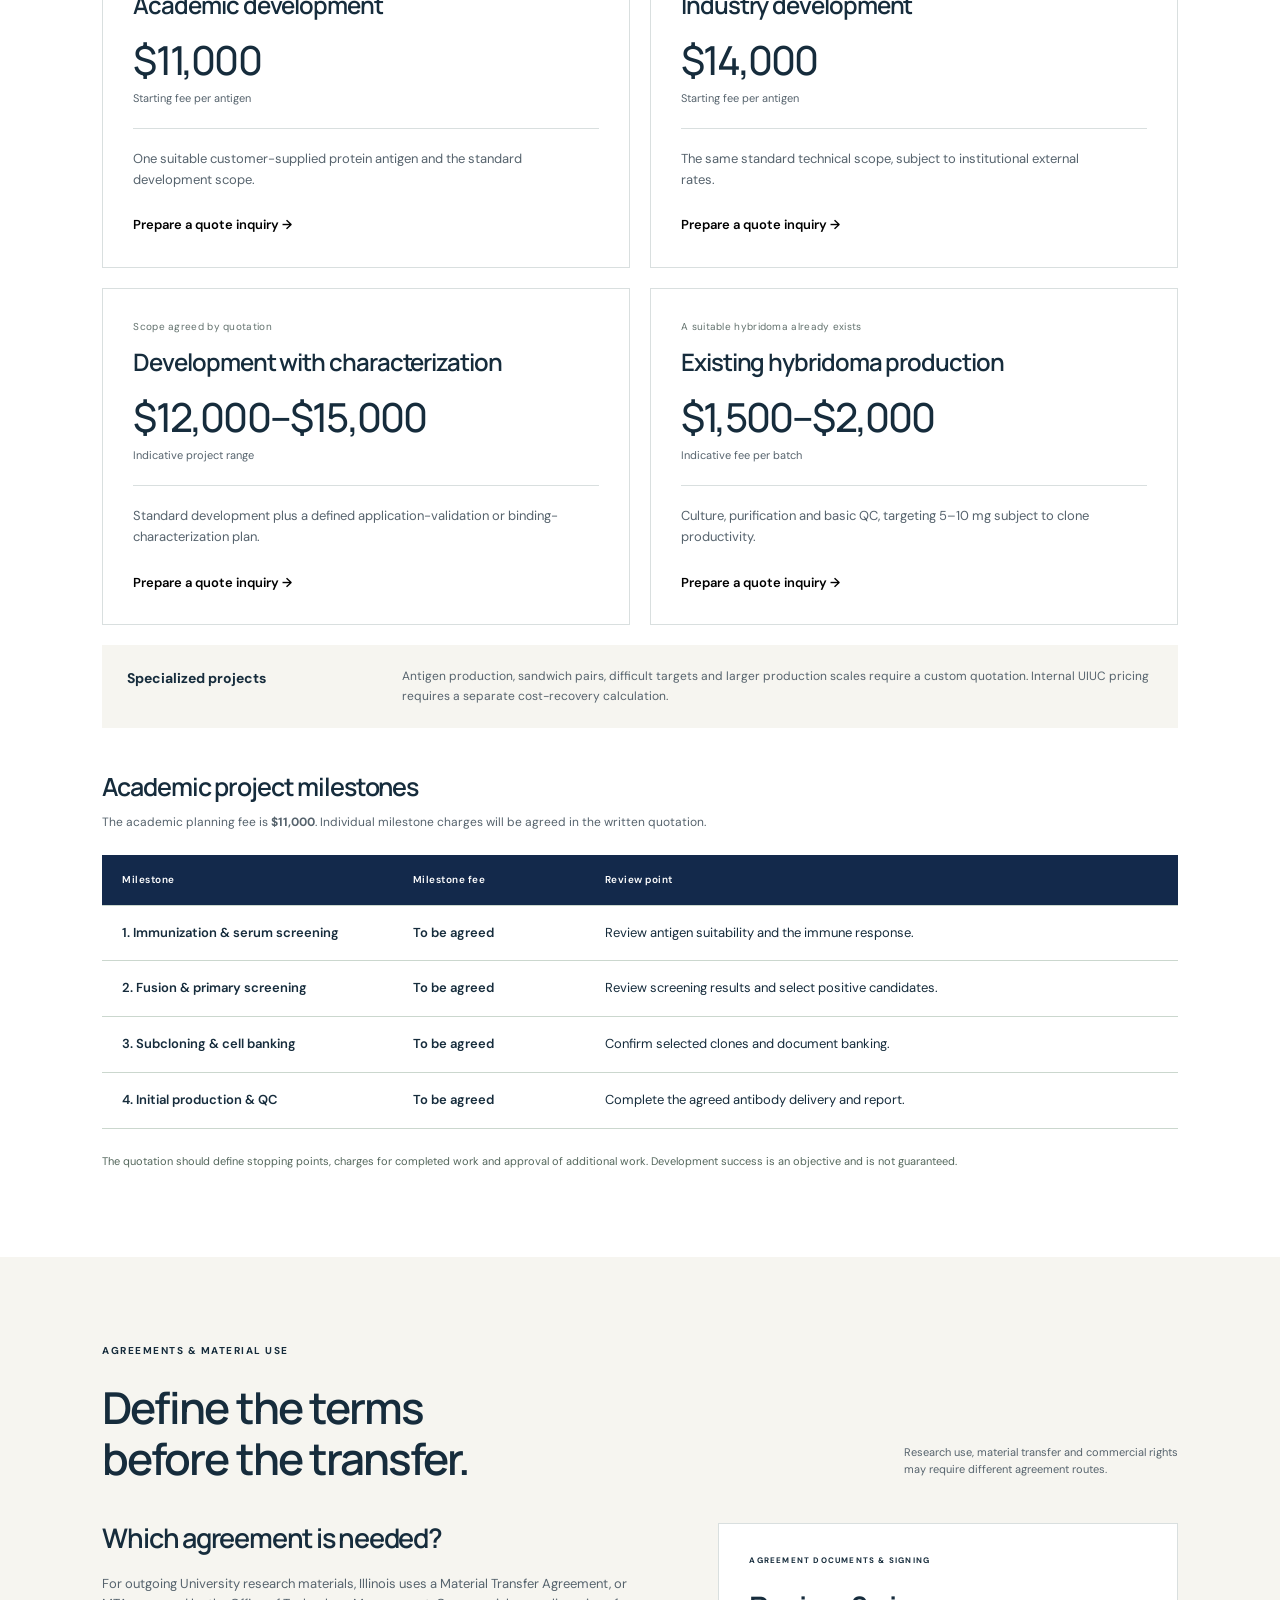
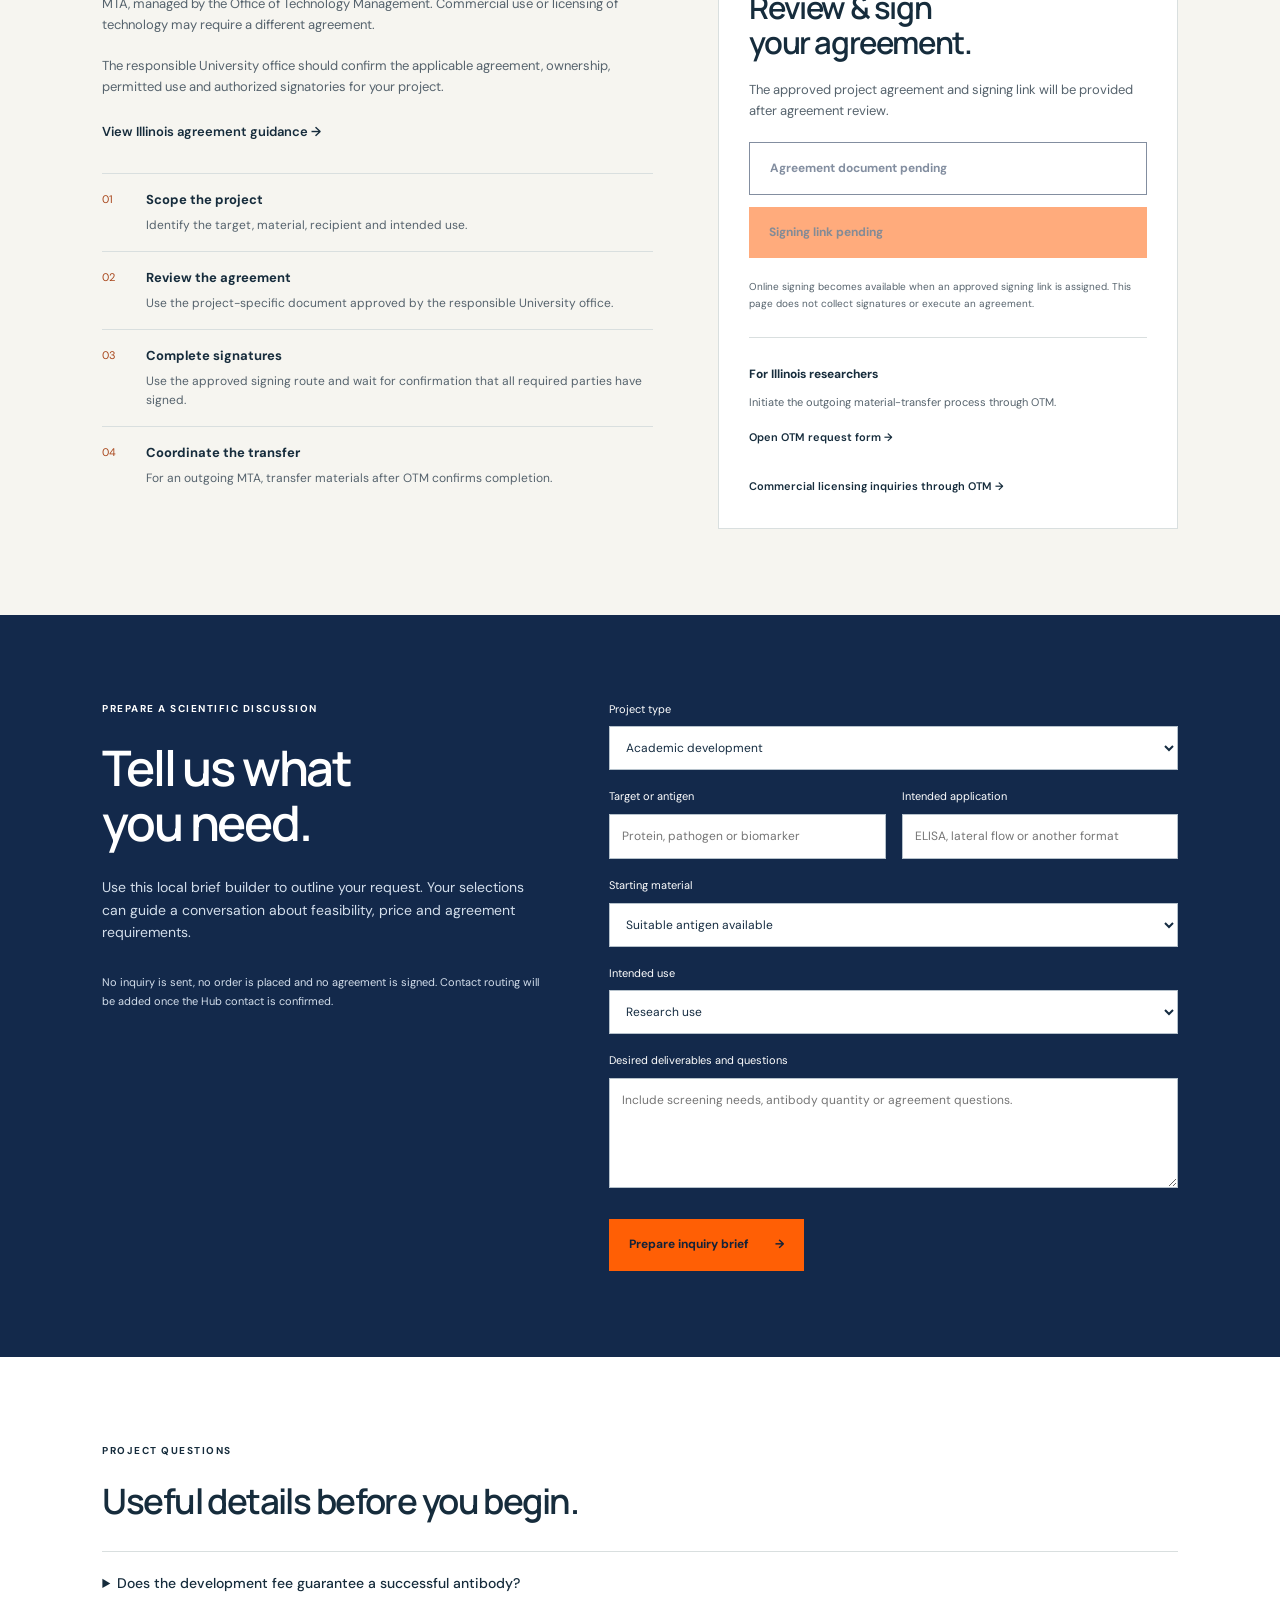
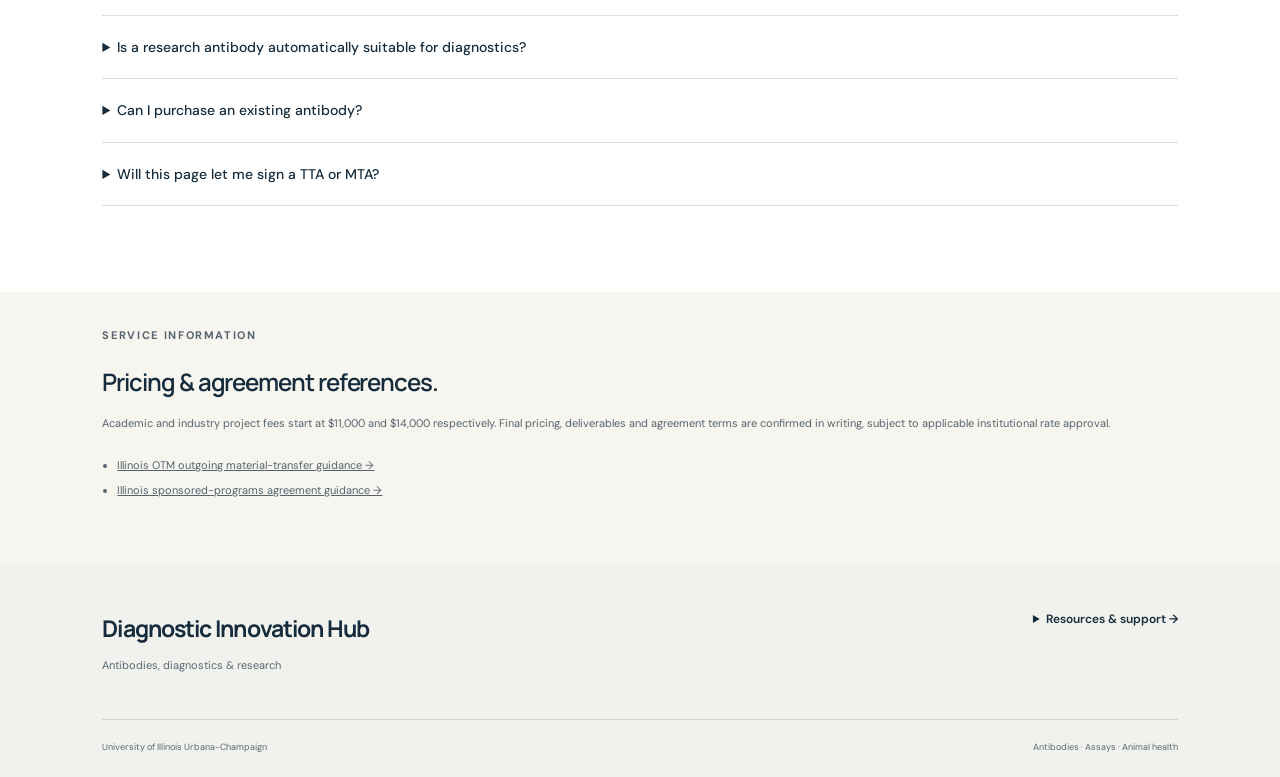
<file: mab-services.html>
<!doctype html>
<html lang="en"><head><meta charset="utf-8"><meta name="viewport" content="width=device-width,initial-scale=1"><title>Custom mAb & pAb Development, Pricing & Agreements | Diagnostic Innovation Hub</title><meta name="description" content="Explore custom mouse monoclonal antibody and rabbit polyclonal antibody development, application-specific screening, characterization and production options."><link rel="stylesheet" href="styles.css?v=site-title-v2"><link rel="stylesheet" href="mab-services.css"></head><body>
<a class="skip" href="#main">Skip to main content</a>
<header>
<div class="institution"><a href="https://vetmed.illinois.edu/" class="college"><img class="university-mark" src="assets/illinois-block-i.svg" alt="" width="25" height="36"><span>UNIVERSITY OF ILLINOIS URBANA-CHAMPAIGN<strong>College of Veterinary Medicine</strong></span></a><a class="parent-link" href="https://vdl.vetmed.illinois.edu/">Explore Illinois Veterinary Diagnostic Laboratory →</a></div>
<div class="navigation"><a href="index.html" class="site-name">Diagnostic Innovation Hub</a><button class="menu-button" aria-label="Toggle navigation" aria-expanded="false">☰</button><nav aria-label="Hub navigation"><a href="index.html#capabilities">Capabilities</a><a href="mab-services.html" aria-current="page">Antibodies</a><a href="index.html#applications">Applications</a><a href="index.html#about">About</a><a class="nav-cta" href="index.html#connect">Discuss a project <span>→</span></a></nav></div>
<div class="campus-header-image"><img src="assets/vetmed-building-header.jpg" alt="College of Veterinary Medicine building at the University of Illinois Urbana-Champaign, beneath a blue sky and beside autumn trees." width="2048" height="1536" fetchpriority="high" decoding="async"></div>
</header>
<main id="main">
<section class="mab-hero section"><div><p class="eyebrow">CUSTOM ANTIBODY SERVICES</p><h1 id="mab-title">Monoclonal antibody development</h1><p id="mab-intro"></p><div class="mab-actions"><a class="button primary" href="#pricing">Explore service pricing <span>→</span></a><a class="text-link" href="#agreements">Agreements & material use →</a></div></div><aside class="mab-summary"><span class="eyebrow">DEFINE YOUR PROJECT</span><h2>Target.<br>Application.<br>Evidence.</h2><p>Agree on the screening strategy, delivery targets and review milestones before development begins.</p><span>Timeline provided after antigen and scope review</span></aside></section>
<nav class="mab-jump" aria-label="Antibody page sections"><a href="#overview">Service overview</a><a href="#scope">Scope & deliverables</a><a href="#pricing">Mouse mAb pricing</a><a href="#agreements">Agreements</a><a href="#inquiry">Prepare an inquiry</a></nav>
<section class="section mab-overview" id="overview"><div><p class="eyebrow">CUSTOM mAb & pAb DEVELOPMENT</p><h2>Build around your<br>target and application.</h2><p>Choose mouse monoclonal antibodies for a defined epitope or rabbit polyclonal antibodies for recognition of multiple epitopes on an antigen.</p><p>Define the target, antigen presentation, sample matrix and assay format to shape the development and screening plan.</p></div><div class="mab-overview-cards"><article><span>01</span><h3>Mouse mAb development</h3><p>Mouse immunization, hybridoma generation, application-specific screening and selection of monoclonal antibody-producing clones.</p></article><article><span>02</span><h3>Rabbit pAb development</h3><p>Rabbit immunization, serum collection and screening of the polyclonal antibody response, with purification options suited to the antigen and intended use.</p></article><article><span>03</span><h3>Application-specific screening</h3><p>Define screening for ELISA, lateral flow, multiplex assays or another format, including the target specificity and sample conditions that matter to your project.</p></article><article><span>04</span><h3>Antibody characterization and pair selection</h3><p>Assess antibody binding and specificity, and select complementary capture and detection pairs for sandwich assays.</p></article><article><span>05</span><h3>Production, purification and format options</h3><p>Plan production from selected hybridomas or rabbit serum. Discuss scale, purified IgG, antigen-affinity purification, conjugation and formulation within the agreed scope.</p></article></div></section>
<section class="section mab-scope" id="scope"><div class="section-heading"><div><p class="eyebrow">STANDARD MOUSE mAb DEVELOPMENT PACKAGE</p><h2>Agree on the scope.<br>Track the deliverables.</h2></div><p>Mouse mAb scope for one antigen.<br>Final specifications belong in the quotation.</p></div><div class="mab-table-wrap"><table class="mab-table"><caption class="visually-hidden">Standard development scope</caption><thead><tr><th scope="col">Project element</th><th scope="col">Scope</th></tr></thead><tbody id="scope-rows"></tbody></table></div><p class="scope-note">Delivery targets depend on successful clone development and adequate productivity. The 5 mg target is total antibody from one selected clone. Binding ELISA alone does not establish performance in other assays or clinical diagnostics.</p><details class="mab-details"><summary>Work that needs a separate scope or quotation</summary><ul id="excluded-items"></ul></details></section>
<section class="section mab-pricing" id="pricing"><div class="section-heading"><div><p class="eyebrow">INDICATIVE SERVICE FEES · USD</p><h2>Service pricing<br>for project planning.</h2></div><div class="pricing-badge" id="pricing-status">SUBJECT TO QUOTATION</div></div><p class="pricing-intro">Rabbit pAb projects are quoted separately according to antigen, immunization, screening and purification requirements. The fees below apply to mouse mAb services. </p><p class="pricing-intro">Listed fees guide project planning and remain subject to capacity confirmation, institutional rate approval and a final written quotation.</p><div class="mab-rate-grid" id="rate-cards"></div><div class="special-rate"><strong>Specialized projects</strong><span>Antigen production, sandwich pairs, difficult targets and larger production scales require a custom quotation. Internal UIUC pricing requires a separate cost-recovery calculation.</span></div><div class="milestone-heading"><h3>Academic project milestones</h3><p>The academic planning fee is <strong id="milestone-total"></strong>. Individual milestone charges will be agreed in the written quotation.</p></div><div class="mab-table-wrap"><table class="mab-table milestone-table"><thead><tr><th scope="col">Milestone</th><th scope="col">Milestone fee</th><th scope="col">Review point</th></tr></thead><tbody id="milestone-rows"></tbody></table></div><p class="scope-note">The quotation should define stopping points, charges for completed work and approval of additional work. Development success is an objective and is not guaranteed.</p></section>
<section class="section mab-agreements" id="agreements"><div class="section-heading"><div><p class="eyebrow">AGREEMENTS & MATERIAL USE</p><h2>Define the terms<br>before the transfer.</h2></div><p>Research use, material transfer and commercial rights<br>may require different agreement routes.</p></div><div class="agreement-layout"><div class="agreement-copy"><h3>Which agreement is needed?</h3><p>For outgoing University research materials, Illinois uses a Material Transfer Agreement, or MTA, managed by the Office of Technology Management. Commercial use or licensing of technology may require a different agreement.</p><p>The responsible University office should confirm the applicable agreement, ownership, permitted use and authorized signatories for your project.</p><a class="text-link" id="agreement-guidance" target="_blank" rel="noopener">View Illinois agreement guidance →</a><ol class="agreement-steps"><li><strong>Scope the project</strong><span>Identify the target, material, recipient and intended use.</span></li><li><strong>Review the agreement</strong><span>Use the project-specific document approved by the responsible University office.</span></li><li><strong>Complete signatures</strong><span>Use the approved signing route and wait for confirmation that all required parties have signed.</span></li><li><strong>Coordinate the transfer</strong><span>For an outgoing MTA, transfer materials after OTM confirms completion.</span></li></ol></div><aside class="agreement-action"><span class="eyebrow">AGREEMENT DOCUMENTS & SIGNING</span><h3>Review & sign<br>your agreement.</h3><p>The approved project agreement and signing link will be provided after agreement review.</p><a id="agreement-document" class="button secondary" hidden target="_blank" rel="noopener">View approved agreement <span>→</span></a><button id="document-pending" class="button secondary" disabled>Agreement document pending</button><a id="agreement-sign" class="button primary" hidden target="_blank" rel="noopener">Review & sign agreement <span>→</span></a><button id="sign-pending" class="button primary" disabled>Signing link pending</button><p class="small" id="signing-note">Online signing becomes available when an approved signing link is assigned. This page does not collect signatures or execute an agreement.</p><div class="otm-staff"><strong>For Illinois researchers</strong><p>Initiate the outgoing material-transfer process through OTM.</p><a id="agreement-request" class="text-link" target="_blank" rel="noopener">Open OTM request form →</a></div><a id="licensing-guidance" class="text-link" target="_blank" rel="noopener">Commercial licensing inquiries through OTM →</a></aside></div></section>
<section class="section mab-inquiry" id="inquiry"><div><p class="eyebrow">PREPARE A SCIENTIFIC DISCUSSION</p><h2>Tell us what<br>you need.</h2><p>Use this local brief builder to outline your request. Your selections can guide a conversation about feasibility, price and agreement requirements.</p><p class="small">No inquiry is sent, no order is placed and no agreement is signed. Contact routing will be added once the Hub contact is confirmed.</p></div><form id="mab-inquiry-form"><label for="mab-project">Project type</label><select id="mab-project"><option value="academic">Academic development</option><option value="industry">Industry development</option><option value="characterization">Development with characterization</option><option value="production">Existing hybridoma production</option><option value="specialized">Rabbit pAb or other custom antibody project</option></select><div class="form-row"><div><label for="mab-target">Target or antigen</label><input id="mab-target" required maxlength="200" placeholder="Protein, pathogen or biomarker"></div><div><label for="mab-application">Intended application</label><input id="mab-application" required maxlength="200" placeholder="ELISA, lateral flow or another format"></div></div><label for="mab-starting">Starting material</label><select id="mab-starting"><option>Suitable antigen available</option><option>Antigen preparation needs discussion</option><option>Existing hybridoma available</option><option>Not yet determined</option></select><label for="mab-use">Intended use</label><select id="mab-use"><option>Research use</option><option>Commercial use or product development</option><option>Use needs discussion</option></select><label for="mab-goals">Desired deliverables and questions</label><textarea id="mab-goals" maxlength="2000" placeholder="Include screening needs, antibody quantity or agreement questions."></textarea><button class="button primary" type="submit">Prepare inquiry brief <span>→</span></button><div id="mab-brief-result" hidden aria-live="polite"><h3>Your inquiry brief</h3><pre id="mab-brief-text"></pre><button type="button" class="text-link" id="copy-mab-brief">Copy brief →</button></div></form></section>
<section class="section mab-faq"><p class="eyebrow">PROJECT QUESTIONS</p><h2>Useful details before you begin.</h2><details><summary>Does the development fee guarantee a successful antibody?</summary><p>No. Delivery depends on successful clone development and productivity. The quotation should define review points, payable completed work and any repeat-work charges.</p></details><details><summary>Is a research antibody automatically suitable for diagnostics?</summary><p>Performance must be demonstrated for the intended application, sample type and assay conditions. Additional characterization or diagnostic validation requires a defined scope.</p></details><details><summary>Can I purchase an existing antibody?</summary><p>Browse our <a href="influenza-a-mabs.html?v=antibody-production-v2">Influenza A virus mAb catalog</a> for H1N1, H3N2 and H5N1 antibodies. Request product details and a quotation for your target and application.</p></details><details><summary>Will this page let me sign a TTA or MTA?</summary><p>The page includes a place for the approved agreement and signing link. The link must be assigned after the responsible University office confirms the applicable document and authorized process. A checkbox or locally generated brief does not execute an agreement.</p></details></section>
<section class="section mab-sources" id="sources"><p class="eyebrow">SERVICE INFORMATION</p><h2>Pricing & agreement references.</h2><p>Academic and industry project fees start at $11,000 and $14,000 respectively. Final pricing, deliverables and agreement terms are confirmed in writing, subject to applicable institutional rate approval.</p><ul><li><a href="https://otm.illinois.edu/researchers-innovators/outgoing-material-transfer-agreements" target="_blank" rel="noopener">Illinois OTM outgoing material-transfer guidance →</a></li><li><a href="https://sponsoredprograms.illinois.edu/research-topics/material-transfer-agreement" target="_blank" rel="noopener">Illinois sponsored-programs agreement guidance →</a></li></ul></section>
</main>
<footer><div><a href="index.html" class="footer-title">Diagnostic Innovation Hub</a><p>Antibodies, diagnostics & research</p></div><div><details class="footer-resources" id="resources"><summary>Resources & support →</summary><div class="footer-resource-links"><a href="https://vetmed.illinois.edu/" target="_blank" rel="noopener">College of Veterinary Medicine →</a><a href="https://vetmed.illinois.edu/research/czr/" target="_blank" rel="noopener">Center for Zoonoses Research →</a><a href="https://otm.illinois.edu/researchers-innovators/outgoing-material-transfer-agreements" target="_blank" rel="noopener">Material-transfer agreement guidance →</a><a href="https://vdl.vetmed.illinois.edu/" target="_blank" rel="noopener">Illinois Veterinary Diagnostic Laboratory →</a></div></details></div><p class="footer-bottom">University of Illinois Urbana-Champaign <span>Antibodies · Assays · Animal health</span></p></footer>
<script src="mab-content.js?v=antibody-production-v2"></script><script src="mab-services.js?v=public-copy-v1"></script></body></html>
</file>
<file: styles.css>
@import url('https://fonts.googleapis.com/css2?family=DM+Sans:wght@400;500;600;700&family=Manrope:wght@400;500;600;700;800&display=swap');
:root{--navy:#13294b;--orange:#ff5f05;--ink:#162c3c;--muted:#56636d;--cream:#f6f5f0;--line:#d9dfdf;--green:#e7efea}*{box-sizing:border-box}html{scroll-behavior:smooth;scroll-padding-top:30px}body{margin:0;color:var(--ink);font-family:'DM Sans',Arial,sans-serif;font-size:16px;line-height:1.6}a{color:inherit;text-decoration:none}button,input,select,textarea{font:inherit}button{cursor:pointer}button,a,input,select,textarea,summary{outline-offset:5px}button:focus-visible,a:focus-visible,input:focus-visible,select:focus-visible,textarea:focus-visible,summary:focus-visible{outline:3px solid #c94b00}h1,h2,h3,h4{font-family:Manrope,Arial,sans-serif;line-height:1.14;letter-spacing:-.045em;margin:0}p{margin:0 0 20px}h2{font-size:44px;font-weight:600}h3{font-size:30px;font-weight:600}h4{font-size:24px;font-weight:600}button{border:0}.concept{background:var(--navy);color:white;min-height:34px;display:flex;align-items:center;gap:12px;padding:6px 4.2%;font-size:10px;letter-spacing:.08em}.concept-dot{width:6px;height:6px;background:var(--orange);border-radius:100%}.concept-long{letter-spacing:0;opacity:.8;font-size:11px}.concept button{background:none;color:#fff;margin-left:auto;font-size:11px}.institution{padding:20px 4.2%;display:flex;justify-content:space-between;align-items:center;border-bottom:1px solid var(--line)}.college{display:flex;gap:16px;align-items:center}.illinois-i{font-family:Georgia,serif;font-size:58px;line-height:.8;font-weight:bold;color:var(--orange);text-shadow:1px 1px 0 var(--navy),-1px -1px 0 var(--navy)}.college span:last-child{font-size:9px;letter-spacing:.07em}.college strong{display:block;font-family:Manrope,Arial,sans-serif;letter-spacing:-.025em;font-size:21px;font-weight:700}.parent-link{font-size:12px}.navigation{padding:23px 4.2%;display:flex;justify-content:space-between;align-items:center;gap:20px}.site-name{font-family:Manrope,Arial,sans-serif;font-weight:800;letter-spacing:-.04em;font-size:36px;line-height:1.15}.orange-dot{color:var(--orange)}nav{display:flex;align-items:center;gap:26px;font-size:13px}nav>a:hover{color:#b54000}.nav-cta{border:1px solid var(--ink);padding:10px 14px}.nav-cta span{margin-left:16px}.menu-button{display:none}.hero{background:var(--cream);display:grid;grid-template-columns:1.15fr 1fr;padding:68px 4.2% 38px;gap:35px;overflow:hidden}.eyebrow{font-size:10px;font-weight:700;letter-spacing:.15em;margin-bottom:23px}.hero h1{font-size:clamp(44px,4.7vw,76px);font-weight:500;line-height:1.08}.hero h1 em{font-style:normal;color:#a9471c}.hero-description{max-width:550px;font-size:17px;line-height:1.65;color:#4b5b64;margin:26px 0 31px}.hero-actions{display:flex;gap:24px;align-items:center;flex-wrap:wrap}.button{padding:16px 20px;display:inline-flex;justify-content:space-between;gap:26px;align-items:center;font-size:12px;font-weight:700}.primary{background:var(--orange);color:#142238}.primary:hover{background:#e95300}.text-link{font-size:13px;font-weight:600;background:none;padding:0;text-align:left;border-bottom:1px solid transparent}.text-link:hover{border-color:currentColor}.hero-foot{display:flex;gap:18px;margin-top:57px;font-size:10px;color:#52646c}.hero-foot span:before{content:'+';color:#b14c19;margin-right:5px}.hero-science{position:relative;align-self:center;min-width:0}.hero-science svg{width:100%;display:block}.science-label{position:absolute;background:#fff;border:1px solid #d9dfdc;padding:9px 12px;font-size:10px;box-shadow:0 6px 14px #13294b08;display:flex;align-items:center;gap:9px}.science-label span{font-size:9px;color:#aa4315}.label-one{left:0;top:18%}.label-two{right:-5px;top:54%}.label-three{left:1%;bottom:10%}.illustration-note{position:absolute;right:0;bottom:0;font-size:9px;color:#697b81}.band{display:grid;grid-template-columns:1fr 2.1fr;padding:56px 8%;border-bottom:1px solid var(--line)}.band>.eyebrow{color:#9e3f19;padding-top:7px}.band>div{display:grid;grid-template-columns:1.15fr 1fr;column-gap:35px}.band h2{font-size:30px;grid-row:span 2}.band p:not(.eyebrow){font-size:13px;color:var(--muted);line-height:1.8}.band .text-link{font-size:11px}.section{padding:86px 8%}.section-heading{display:flex;justify-content:space-between;align-items:flex-end;gap:35px;margin-bottom:40px}.section-heading>p{font-size:13px;color:var(--muted);margin-bottom:4px}.capability-layout{display:grid;grid-template-columns:1fr 1.4fr;border:1px solid var(--line);min-height:475px}.service-tabs{display:flex;flex-direction:column}.service-tabs button{position:relative;display:flex;align-items:center;text-align:left;gap:20px;background:white;border-bottom:1px solid var(--line);padding:21px 22px;font-family:Manrope,Arial,sans-serif;font-weight:600;color:var(--ink);line-height:1.3;flex:1}.service-tabs button:last-child{border-bottom:0}.service-tabs button[aria-selected=true]{background:var(--navy);color:#fff}.service-tabs button[aria-selected=true]:before{content:'';position:absolute;top:0;left:0;bottom:0;width:4px;background:var(--orange)}.tab-num{font:11px 'DM Sans',Arial,sans-serif;opacity:.65}.tab-arrow{margin-left:auto;font-size:21px;color:var(--orange)}.service-panel{padding:38px 42px;background:#f0f4f1}.service-panel .status{color:#456257}.service-panel h3{font-size:33px;margin:25px 0 20px}.service-panel p{font-size:14px;color:#50615e}.service-panel ul{margin:20px 0 25px;padding:0;list-style:none;display:grid;gap:10px}.service-panel li{border-bottom:1px solid #cedad3;padding-bottom:10px;font-size:13px}.service-panel li:before{content:'→';color:#a84a20;margin-right:11px}.panel-deliverable{font-size:12px!important;background:white;padding:15px;border-left:2px solid var(--orange)}.panel-deliverable strong{display:block;font-size:9px;letter-spacing:.1em;margin-bottom:5px}.antibodies{background:var(--cream)}.antibody-routes{display:grid;grid-template-columns:1fr 1fr;gap:24px}.antibody-routes article{padding:34px}.catalog-route{background:white;border:1px solid var(--line)}.custom-route{background:var(--navy);color:#fff}.route-top{display:flex;align-items:center;justify-content:space-between;margin-bottom:27px}.mini-icon{font-size:35px;font-family:Georgia,serif;color:var(--orange);line-height:1}.status{font-size:8px;font-weight:700;letter-spacing:.13em;color:#66725d}.status.light{color:#ccd7e2}.antibody-routes h3{font-size:29px;margin-bottom:18px}.antibody-routes p{font-size:13px;color:var(--muted)}.custom-route p{color:#d1dbe8}.catalog-fields{display:grid;grid-template-columns:1fr 1fr;gap:0;margin:25px 0}.catalog-fields span{padding:8px 0;border-bottom:1px solid var(--line);font-size:11px}.small{font-size:11px!important;line-height:1.7!important}.compact-steps{padding-left:18px;margin:25px 0;font-size:12px}.compact-steps li{padding:7px}.light-link{color:#fff}.spotlight{display:grid;grid-template-columns:1fr 1fr;background:var(--cream)}.spotlight-visual{background:#dfe9e4;padding:27px;min-height:370px;position:relative;overflow:hidden;display:flex;align-items:center;justify-content:center}.specimen-tag{position:absolute;left:25px;top:24px;border:1px solid #91a69b;font-size:8px;padding:6px 10px;letter-spacing:.12em}.strip{width:310px;height:75px;background:#fff;border:1px solid #c0cfcc;border-radius:7px;box-shadow:13px 24px 24px #17352e24;transform:rotate(-25deg);display:flex;align-items:center;padding:16px 24px;gap:24px}.strip-window{background:#f2efe7;width:185px;height:32px;border-radius:3px;border:1px solid #e5e2da;display:flex;align-items:center;justify-content:flex-end;gap:22px;padding-right:25px}.strip-window i{height:25px;width:4px;background:#c86560}.strip-well{width:27px;height:19px;border:4px solid #e1e8e5;border-radius:100%}.strip-caption{position:absolute;bottom:25px;left:25px;right:25px;border-top:1px solid #a7bdb1;display:flex;justify-content:space-between;padding-top:12px;font-size:10px}.strip-caption span:first-child{font-weight:700}.spotlight-copy{padding:36px}.spotlight-copy h3{font-size:29px;margin-bottom:18px}.spotlight-copy p,.spotlight-copy li{font-size:12px;color:#516067}.spotlight-copy ul{padding-left:15px;margin-bottom:24px}.spotlight-copy li{margin-bottom:8px}.focus-heading{margin:45px 0 23px;display:flex;justify-content:space-between;gap:20px;align-items:center}.focus-heading h3{font-size:22px}.focus-heading p{margin:0;font-size:11px;color:var(--muted)}.focus-grid{display:grid;grid-template-columns:repeat(3,1fr);gap:20px}.focus-grid button{display:flex;flex-direction:column;background:white;border:1px solid var(--line);padding:26px;text-align:left;color:var(--ink)}.focus-grid button:hover{border-color:#aa4c27;background:#fffdf8}.focus-grid button>span{font-size:8px;letter-spacing:.12em;color:#a44720;margin-bottom:22px}.focus-grid h4{font-size:22px;margin-bottom:15px}.focus-grid p{font-size:12px;color:var(--muted)}.focus-grid b{font-size:10px;margin-top:auto}.routine-note{margin-top:27px;border-top:1px solid var(--line);padding-top:17px;font-size:11px;color:var(--muted)}.routine-note a{text-decoration:underline;margin-left:9px}.connect{display:grid;grid-template-columns:1fr 1.3fr;gap:80px;background:var(--navy);color:white}.connect h2{font-size:56px;margin-bottom:27px}.connect-intro>p:not(.eyebrow){font-size:14px;color:#cfdae7}.connect-intro .small{margin-top:40px;max-width:285px;color:#aebcd0!important}label{display:block;font-size:11px;margin-bottom:8px}input,select,textarea{width:100%;padding:12px;color:#152c41;border:1px solid #b5c1cb;border-radius:0;background:#fff}input{font-size:11px}select{font-size:12px}textarea{font-size:12px;resize:vertical;height:110px}.form-row{display:grid;grid-template-columns:1fr 1fr;gap:16px;margin:22px 0}.connect form>.button{margin-top:22px}#brief-result{margin-top:24px;padding:20px;background:#fff;color:var(--ink)}#brief-result h3{font-size:20px}#brief-text{font:12px/1.7 'DM Sans',Arial,sans-serif;white-space:pre-wrap;overflow-wrap:anywhere}#brief-result .small{margin:15px 0 0}.faq h2{margin-bottom:30px;font-size:36px}.faq details{border-top:1px solid var(--line);padding:19px 0}.faq details:last-child{border-bottom:1px solid var(--line)}summary{font-weight:500;font-size:14px;cursor:pointer}details p{font-size:13px;max-width:850px;color:var(--muted);margin:17px 0 4px}footer{background:#f1f1ed;padding:45px 8% 22px;display:grid;grid-template-columns:1fr 1fr;gap:25px}.footer-title{font-family:Manrope,Arial,sans-serif;font-size:23px;font-weight:700;letter-spacing:-.04em}.footer-title span{color:var(--orange)}footer p{font-size:11px;color:#586873;margin-top:10px}footer>div:nth-child(2){display:flex;flex-direction:column;align-items:flex-end;gap:8px;font-size:11px}footer button{padding:0;background:none;font-size:11px;color:var(--ink)}.footer-bottom{border-top:1px solid #cdd5d6;padding-top:20px;grid-column:1/-1;display:flex;justify-content:space-between;margin:0;font-size:9px}.skip{position:absolute;top:-80px;background:#fff;padding:10px;z-index:100}.skip:focus{top:0}dialog{border:0;padding:45px;max-width:730px;width:calc(100% - 32px);color:var(--ink);max-height:90vh;box-shadow:0 20px 100px #0004}dialog::backdrop{background:#142538b5}.close-dialog{position:absolute;top:14px;right:15px;background:transparent;font-size:18px}dialog h2{font-size:33px;margin-bottom:20px}dialog h3{font-size:20px;margin:25px 0 12px}dialog p,dialog li{font-size:13px;color:#53616b}dialog a{text-decoration:underline}dialog table{width:100%;border-collapse:collapse;font-size:12px;margin:20px 0}dialog th,dialog td{text-align:left;padding:9px 6px;border-bottom:1px solid var(--line);vertical-align:top}dialog th{width:35%}.dialog-note{background:var(--cream);padding:15px}.source-list li{margin-bottom:12px}
@media(min-width:1500px){header,main,footer{max-width:1700px;margin:auto}.hero{padding-top:85px;padding-bottom:55px}.section{padding-top:100px;padding-bottom:100px}.hero-science{max-width:630px}}
@media(max-width:1100px){.site-name{font-size:30px}nav{gap:16px;font-size:11px}.hero{gap:10px;padding-top:50px}.hero-actions{gap:15px}.hero-foot{gap:11px;font-size:9px}.hero-description{font-size:15px}.science-label{font-size:8px;padding:7px}.band{padding:45px 5%}.band>div{grid-template-columns:1fr}.band h2{grid-row:auto;margin-bottom:20px}.section{padding:65px 5%}.section-heading h2{font-size:38px}.service-panel{padding:30px}.service-panel h3{font-size:29px}.connect{gap:40px}.antibody-routes article{padding:28px}}
@media(max-width:760px){.concept-long{display:none}.institution{padding:16px 5%}.college strong{font-size:16px}.college span:last-child{font-size:7px}.illinois-i{font-size:44px}.parent-link{display:none}.navigation{padding:18px 5%;flex-wrap:wrap}.site-name{font-size:clamp(24px,5vw,30px);max-width:calc(100% - 46px)}.menu-button{display:block;background:none;color:var(--navy);font-size:21px}nav{display:none;width:100%;flex-direction:column;align-items:stretch;gap:0;font-size:14px}nav.open{display:flex}nav>a{padding:12px 0}.nav-cta{padding:12px;margin-top:8px}.hero{grid-template-columns:1fr;padding:44px 5% 27px}.hero h1{font-size:48px}.hero-description{font-size:16px}.hero-foot{margin-top:30px;gap:15px;flex-wrap:wrap}.hero-science{width:100%;max-width:500px;justify-self:center;margin-top:20px}.science-label{font-size:10px}.label-two{right:0}.band{grid-template-columns:1fr;gap:7px;padding:38px 5%}.band>div{grid-template-columns:1fr}.band h2{font-size:29px}.section{padding:52px 5%}.section-heading{display:block;margin-bottom:29px}.section-heading h2{font-size:35px}.section-heading>p{margin-top:22px}.capability-layout{grid-template-columns:1fr}.service-tabs{display:grid;grid-template-columns:1fr 1fr}.service-tabs button{padding:16px 10px;gap:9px;font-size:11px;border-right:1px solid var(--line)}.service-tabs button:last-child{grid-column:1/-1}.tab-arrow{font-size:16px}.service-panel{padding:27px}.service-panel h3{font-size:29px}.antibody-routes{grid-template-columns:1fr}.antibody-routes article{padding:27px}.spotlight{grid-template-columns:1fr}.spotlight-visual{min-height:300px}.spotlight-copy{padding:28px}.focus-heading{display:block}.focus-heading p{margin-top:13px}.focus-grid{grid-template-columns:1fr}.focus-grid button{padding:25px}.focus-grid button>span{margin-bottom:16px}.focus-grid h4{font-size:25px}.routine-note a{display:block;margin:8px 0 0}.connect{grid-template-columns:1fr;gap:30px}.connect h2{font-size:46px}.connect-intro .small{margin-top:20px;max-width:100%}.form-row{grid-template-columns:1fr}.faq h2{font-size:32px}footer{grid-template-columns:1fr;padding:35px 5% 20px}footer>div:nth-child(2){align-items:flex-start}.footer-bottom{flex-direction:column;gap:8px}dialog{padding:35px 22px}dialog h2{font-size:28px}}@media(prefers-reduced-motion:reduce){html{scroll-behavior:auto}}

.panel-actions{display:flex;gap:16px;flex-wrap:wrap;align-items:center}.panel-actions a{color:#9d3c12}

.hero-artwork{margin:0}.hero-artwork img{display:block;width:100%;height:auto;border-radius:6px}.hero-artwork figcaption{font-size:9px;line-height:1.6;text-align:right;color:#697b81;margin-top:8px}

/* Keep the homepage headline on two intentional lines. */
.hero-copy{container-type:inline-size;min-width:0}.hero h1.hero-headline{font-size:clamp(22px,3.5vw,56px)}.hero-headline>span,.hero-headline>em{display:block;white-space:nowrap}@supports(font-size:1cqi){.hero h1.hero-headline{font-size:min(76px,8cqi)}}

.service-panel .catalog-product-link{color:#913b13;text-decoration:underline;text-underline-offset:3px}.service-panel .catalog-product-link:hover{color:#13294b}

/* Zoonotic diagnostics artwork. */
.zoonotic-artwork{padding:0;min-height:370px}.zoonotic-artwork img{position:absolute;inset:0;display:block;width:100%;height:100%;object-fit:cover;object-position:center}@media(max-width:760px){.zoonotic-artwork{min-height:0;aspect-ratio:5/4}}

/* Target-specific assay development visual, shown only in capability 02. */
.assay-customization{margin:26px 0;background:#fff;border:1px solid #d9dfdf;border-radius:5px;overflow:hidden}.assay-customization figcaption{padding:20px 20px 0}.service-panel .assay-visual-eyebrow{font-size:9px;font-weight:700;letter-spacing:.13em;color:#56636d;margin:0 0 10px}.assay-customization h4{font-size:23px;line-height:1.2}.assay-customization img{display:block;width:100%;height:auto}.assay-target-labels{display:grid;grid-template-columns:repeat(3,minmax(0,1fr));gap:8px;padding:0 16px 18px;text-align:center;font-size:11px;font-weight:700}.assay-target-labels span{padding-top:10px;border-top:3px solid #bd521e}.assay-target-labels span:nth-child(2){border-color:#548e85}.assay-target-labels span:nth-child(3){border-color:#637eaf}.service-panel .assay-customization-copy{padding:0 20px;margin:0 0 10px;font-size:13px;color:#162c3c}.service-panel .assay-evaluation-note{padding:0 20px;margin:0 0 20px;color:#56636d}.assay-capability-layout .service-tabs{align-self:start;position:sticky;top:24px;min-height:475px}@media(max-width:760px){.assay-capability-layout .service-tabs{position:static;min-height:0}.assay-customization figcaption{padding:16px 16px 0}.assay-customization h4{font-size:21px}.assay-target-labels{padding-left:12px;padding-right:12px;gap:6px;font-size:10px}.service-panel .assay-customization-copy,.service-panel .assay-evaluation-note{padding-left:16px;padding-right:16px}}

.assay-target-labels strong{display:block;font-size:12px;line-height:1.4}.assay-target-labels small{display:block;font-size:10px;line-height:1.4;font-weight:400;color:#56636d;margin-top:4px}@media(max-width:760px){.assay-target-labels strong{font-size:11px}.assay-target-labels small{font-size:9px}}

/* Target-specific monoclonal antibody visual in capability 01. */
.mab-target-visual{margin:26px 0;background:#fff;border:1px solid #d9dfdf;border-radius:5px;overflow:hidden}.mab-target-visual figcaption{padding:20px 20px 0}.service-panel .mab-target-eyebrow{font-size:9px;font-weight:700;letter-spacing:.13em;color:#56636d;margin:0 0 10px}.mab-target-visual h4{font-size:23px;line-height:1.2}.mab-target-visual img{display:block;width:100%;height:auto}.mab-target-labels{display:grid;grid-template-columns:repeat(3,minmax(0,1fr));gap:8px;padding:0 16px 18px;text-align:center;font-size:12px;font-weight:700;line-height:1.4}.mab-target-labels span{padding-top:10px;border-top:3px solid #bd521e}.mab-target-labels span:nth-child(2){border-color:#548e85}.mab-target-labels span:nth-child(3){border-color:#637eaf}.service-panel .mab-target-visual>p{padding:0 20px;margin:0 0 20px;font-size:13px;color:#162c3c}.mab-capability-layout .service-tabs{align-self:start;position:sticky;top:24px;min-height:475px}@media(max-width:760px){.mab-capability-layout .service-tabs{position:static;min-height:0}.mab-target-visual figcaption{padding:16px 16px 0}.mab-target-visual h4{font-size:21px}.mab-target-labels{padding-left:12px;padding-right:12px;gap:6px;font-size:11px}.service-panel .mab-target-visual>p{padding-left:16px;padding-right:16px}}

.assay-target-labels .assay-test-price{font-size:13px;font-weight:700;color:#913b13;margin-top:6px}

/* Visual context for animal diagnostics and genomic analysis. */
.research-capability-visual{margin:26px 0;background:#fff;border:1px solid #d9dfdf;border-radius:5px;overflow:hidden}.research-capability-visual figcaption{padding:20px 20px 16px}.service-panel .research-visual-eyebrow{font-size:9px;font-weight:700;letter-spacing:.13em;color:#56636d;margin:0 0 10px}.research-capability-visual h4{font-size:23px;line-height:1.2}.research-capability-visual img{display:block;width:100%;height:auto}.diagnostic-methods{display:grid;grid-template-columns:repeat(2,minmax(0,1fr));gap:18px;padding:20px}.diagnostic-methods>div{border-top:2px solid #bed0c9;padding-top:10px}.diagnostic-methods strong{display:block;font-size:13px;color:#162c3c}.diagnostic-methods span{display:block;font-size:11px;line-height:1.6;color:#56636d;margin-top:5px}.service-panel .research-visual-caption{padding:18px 20px;margin:0;font-size:13px;color:#162c3c}.research-visual-layout .service-tabs{align-self:start;position:sticky;top:24px;min-height:475px}@media(max-width:760px){.research-visual-layout .service-tabs{position:static;min-height:0}.research-capability-visual figcaption{padding:16px}.research-capability-visual h4{font-size:21px}.diagnostic-methods{padding:16px;gap:16px}.service-panel .research-visual-caption{padding:16px}}@media(max-width:380px){.diagnostic-methods{grid-template-columns:1fr}}

/* Enquiry form and conditional custom choices. */
.enquiry-contact a{text-decoration:underline;text-underline-offset:3px}.inquiry-other{margin-top:14px}.inquiry-goals{margin-top:22px}.inquiry-honeypot{position:absolute;left:-10000px;width:1px;height:1px;overflow:hidden}#inquiry-form input,#inquiry-form select,#inquiry-form textarea{font-size:13px}#inquiry-form button:disabled{cursor:wait;opacity:.7}.inquiry-delivery-note{margin:14px 0 0;color:#cfdae7}#inquiry-status{margin:20px 0 0;padding:16px 18px;background:#fff;color:#162c3c;border-left:3px solid #6eab94;font-size:13px;line-height:1.6}#inquiry-status[data-state=error]{border-left-color:#ff5f05}

.inquiry-email-fallback{display:inline-block;color:#fff;margin-top:14px;text-decoration:underline}.inquiry-email-fallback[hidden]{display:none}

/* Antibody products and custom services. */
.service-tabs #tab-mab{line-height:1.55}.service-tabs #tab-mab>span:nth-child(2){min-width:0;overflow-wrap:anywhere}
.antibody-hosts{display:grid;grid-template-columns:repeat(2,minmax(0,1fr));gap:16px;margin:24px 0}
.antibody-hosts article{background:#fff;padding:20px;border-top:3px solid #9bb8b1}.service-panel .antibody-host-label{display:block;font-size:9px;font-weight:700;letter-spacing:.09em;color:#56636d;margin-bottom:12px}
.antibody-hosts h4,.antibody-catalog-summary h4{font-size:21px;line-height:1.3}.service-panel .antibody-hosts p{font-size:13px;margin:12px 0 0}
.antibody-catalog-summary{padding:22px 0;border-top:1px solid var(--line);border-bottom:1px solid var(--line)}.service-panel .antibody-catalog-summary p{margin:12px 0;font-size:13px}
.antibody-subtypes{display:flex;flex-wrap:wrap;gap:10px}.antibody-subtypes a{padding:9px 16px;background:#fff;border:1px solid #cbd6d3;font-size:13px;color:#913b13;font-weight:700}
.antibody-custom-details{margin:26px 0;padding:22px;background:#fff;border-left:3px solid var(--orange)}
.antibody-custom-details summary{font-family:Manrope,Arial,sans-serif;font-size:20px;line-height:1.5;font-weight:700}.service-panel .antibody-custom-details>p{font-size:13px;margin:16px 0}
.service-panel .antibody-custom-details ul{margin:16px 0 24px}.antibody-custom-details li strong{display:block;font-size:13px}.antibody-custom-details li span{display:block;font-size:12px;line-height:1.7;margin-top:5px}
.catalog-fields a{text-decoration:underline;text-underline-offset:3px}.antibody-product-grid{display:grid;grid-template-columns:repeat(3,minmax(0,1fr));gap:20px;margin-top:30px}.antibody-product-grid article{background:#fff;border:1px solid var(--line);border-top:3px solid var(--orange);padding:24px;scroll-margin-top:25px}.antibody-product-grid h3{font-size:27px;margin:16px 0}.antibody-product-grid p{font-size:13px;color:var(--muted)}.antibody-product-grid dl{font-size:12px;line-height:1.7;margin:20px 0}.antibody-product-grid dt{font-weight:700}.antibody-product-grid dd{margin:0 0 12px;color:var(--muted)}.antibody-product-grid .text-link{font-size:12px}
@media(max-width:760px){.service-tabs #tab-mab{grid-column:1/-1}.antibody-hosts{grid-template-columns:1fr}.antibody-custom-details{padding:18px}.antibody-custom-details summary{font-size:18px}.antibody-product-grid{grid-template-columns:1fr}.antibody-product-grid article{padding:22px}}

.service-panel .antibody-custom-details li{position:relative;padding-left:20px}.service-panel .antibody-custom-details li:before{position:absolute;left:0;top:0}

/* Diagnostic research is separate from testing products and prices. */
.service-tabs #tab-assays{line-height:1.5}.service-tabs #tab-assays>span:nth-child(2){min-width:0;overflow-wrap:anywhere}
.diagnostic-research-standards,.diagnostic-research-papers{margin:28px 0;padding:24px;background:#fff;border:1px solid #d9dfdf}
.diagnostic-research-standards{border-top:3px solid #6f9d91}
.service-panel .research-section-eyebrow{font-size:9px;font-weight:700;letter-spacing:.12em;color:#56636d;margin:0 0 12px}
.diagnostic-research-standards h4,.diagnostic-research-papers h4{font-size:23px;line-height:1.35;margin:0 0 18px}
.service-panel .diagnostic-research-standards>p:not(.research-section-eyebrow),.service-panel .diagnostic-research-papers>p:not(.research-section-eyebrow){font-size:13px;line-height:1.8}
.diagnostic-research-standards>.text-link{display:block;margin-top:18px;color:#913b13;font-size:12px}
.research-paper-list{margin:22px 0}.research-paper-list article{border-top:1px solid var(--line);padding:20px 0}.research-paper-list article:last-child{padding-bottom:0}.research-paper-list h5{font-family:Manrope,Arial,sans-serif;font-size:15px;line-height:1.6;margin:8px 0}.research-paper-list h5 a{text-decoration:underline;text-underline-offset:3px}
.service-panel .research-paper-list p{font-size:12px;margin:10px 0 0;line-height:1.7}.service-panel .research-paper-list .paper-topic{font-size:9px;font-weight:700;letter-spacing:.08em;color:#913b13;margin:0}.service-panel .research-paper-list .paper-citation{font-size:11px;color:#56636d}
.service-panel .lfa-price-scope{font-size:12px;margin:12px 0 0;color:#913b13;font-weight:700}
@media(max-width:760px){.service-tabs #tab-assays{grid-column:1/-1}.diagnostic-research-standards,.diagnostic-research-papers{padding:18px}.diagnostic-research-standards h4,.diagnostic-research-papers h4{font-size:21px}}

/* Ready-to-service diagnostic testing menu. */
.diagnostic-methods strong{font-family:Manrope,Arial,sans-serif;font-size:17px;line-height:1.4}.diagnostic-methods .diagnostic-method-type{font-size:10px;font-weight:700;letter-spacing:.025em;color:#913b13;margin:9px 0}.diagnostic-methods{gap:24px}.diagnostic-methods>div{padding-top:14px}.diagnostic-methods>div>span:last-child{font-size:12px}.research-capability-visual .diagnostic-methods+img{border-top:1px solid var(--line)}
@media(max-width:760px){.diagnostic-methods{grid-template-columns:1fr}.diagnostic-methods strong{font-size:18px}}

/* Dedicated contacts and a single expandable resource menu. */
.contact-us{background:#f6f5f0}.contact-card-grid{display:grid;grid-template-columns:repeat(2,minmax(0,1fr));gap:24px}.contact-card{padding:30px;background:#fff;border-top:3px solid var(--orange)}.contact-card h3{font-family:Manrope,Arial,sans-serif;font-size:25px;line-height:1.4;margin:0 0 12px}.contact-role{font-size:14px;line-height:1.7;color:#56636d;min-height:48px;margin:0 0 20px}.contact-email{font-size:16px;color:#913b13;text-decoration:underline;text-underline-offset:4px;overflow-wrap:anywhere}.contact-card .inquiry-email-fallback{display:block;color:#913b13;margin-top:20px;font-size:13px}.contact-card .inquiry-email-fallback[hidden]{display:none}
.footer-resources{max-width:340px;text-align:right}.footer-resources summary{font-size:12px;font-weight:600;line-height:1.6}.footer-resources[open] summary{margin-bottom:18px}.footer-resource-links{display:grid;gap:14px;font-size:12px;text-align:right;line-height:1.6}.footer-resource-links a{text-decoration:underline;text-underline-offset:3px}
@media(max-width:760px){.contact-card-grid{grid-template-columns:1fr}.contact-card{padding:25px}.contact-role{min-height:0}.contact-card h3{font-size:23px}.footer-resources,.footer-resource-links{text-align:left}.footer-resources{max-width:100%}}

/* Contact details stay closed until the visitor expands them. */
.contact-disclosure>summary{display:flex;align-items:center;justify-content:space-between;gap:24px;list-style:none;border-bottom:1px solid #cbd5d0;padding:12px 0 22px;cursor:pointer}.contact-disclosure>summary::-webkit-details-marker{display:none}.contact-disclosure>summary h2{font-size:clamp(30px,4vw,44px);margin:0;line-height:1.3}.contact-disclosure-toggle{font-size:36px;line-height:1;color:#913b13}.contact-disclosure[open] .contact-disclosure-toggle{transform:rotate(45deg)}.contact-us .contact-disclosure-intro{max-width:none;font-size:14px;line-height:1.7;color:#56636d;margin:24px 0}.contact-disclosure>summary:focus-visible{outline:2px solid #13294b;outline-offset:6px}

/* Official Illinois Block I asset from the VetMed website. */
.college .university-mark{display:block;width:40px;height:auto;flex-shrink:0}@media(max-width:760px){.college .university-mark{width:30px}}

/* Campus photograph supplied for the website header. */
.campus-header-image{height:clamp(170px,20vw,280px);overflow:hidden;border-bottom:3px solid var(--orange)}.campus-header-image img{display:block;width:100%;height:100%;object-fit:cover;object-position:center 68%}@media(max-width:760px){.campus-header-image{height:170px}}

/* Portraits beside the contact names. */
.contact-person{display:flex;align-items:center;gap:20px;margin-bottom:22px;min-width:0}
.contact-card .contact-person h3{margin:0;min-width:0}
.contact-portrait{display:block;width:84px;height:100px;flex-shrink:0;object-fit:cover;object-position:center 25%;border-radius:6px;background:var(--cream)}
@media(max-width:420px){.contact-person{gap:16px}.contact-portrait{width:72px;height:86px}.contact-card .contact-person h3{font-size:22px}}
</file>
<file: mab-services.css>
[hidden]{display:none!important}.visually-hidden{position:absolute;width:1px;height:1px;padding:0;margin:-1px;overflow:hidden;clip:rect(0,0,0,0);white-space:nowrap;border:0}.concept-return{margin-left:auto;font-size:11px}.mab-hero{background:var(--cream);display:grid;grid-template-columns:1.5fr 1fr;gap:70px;padding-top:65px;padding-bottom:65px}.mab-hero h1{font-size:clamp(42px,4.3vw,66px);font-weight:500;max-width:780px}.mab-hero>div>p:not(.eyebrow){font-size:17px;color:var(--muted);margin:25px 0;max-width:620px}.mab-actions{display:flex;gap:23px;flex-wrap:wrap;align-items:center}.mab-summary{background:#e2ece6;padding:30px 33px;border-top:3px solid var(--orange);align-self:center}.mab-summary>.eyebrow{font-size:9px}.mab-summary h2{font-size:40px;line-height:1.16;margin:20px 0}.mab-summary p{font-size:12px;color:#4c6257}.mab-summary>span:last-child{font-size:10px;display:block;padding-top:15px;border-top:1px solid #bdcfc3}.mab-jump{display:flex;gap:26px;padding:18px 8%;border-bottom:1px solid var(--line);font-size:11px;background:white;overflow-x:auto;white-space:nowrap}.mab-jump a:hover{text-decoration:underline}.mab-overview{display:grid;grid-template-columns:1fr 1fr;gap:70px}.mab-overview h2{margin-bottom:25px}.mab-overview>div>p:not(.eyebrow){font-size:14px;color:var(--muted)}.mab-overview-cards{display:grid;gap:0}.mab-overview-cards article{padding:22px 0 22px 40px;border-bottom:1px solid var(--line);position:relative}.mab-overview-cards article:first-child{padding-top:0}.mab-overview-cards article>span{position:absolute;left:0;top:26px;font-size:10px;color:#a9471c}.mab-overview-cards article:first-child>span{top:5px}.mab-overview-cards h3{font-size:23px;margin-bottom:12px}.mab-overview-cards p{font-size:13px;color:var(--muted);margin:0}.mab-scope{background:#eef3ef}.mab-table-wrap{overflow-x:auto}.mab-table{border-collapse:collapse;width:100%;font-size:13px;line-height:1.6}.mab-table th,.mab-table td{padding:17px 20px;border-bottom:1px solid #cbd7ce;text-align:left;vertical-align:top}.mab-table thead th{font-size:10px;letter-spacing:.05em;background:var(--navy);color:#fff;font-weight:600}.mab-table tbody th{font-weight:600;width:27%}.mab-table tbody tr:nth-child(2n+1){background:#ffffff80}.scope-note{font-size:11px;color:#54675c;margin:23px 0 0;line-height:1.8}.mab-details{margin-top:25px;padding-top:18px;border-top:1px solid #bacbc0}.mab-details summary{font-size:13px}.mab-details ul{font-size:12px;color:#53645a;columns:2;padding-left:19px}.mab-details li{padding:5px 0}.mab-pricing{background:#fff}.mab-pricing .section-heading{margin-bottom:25px}.pricing-badge{font-size:9px;font-weight:700;letter-spacing:.12em;border:1px solid #c98c6a;color:#8b3a15;padding:8px 13px}.pricing-intro{font-size:13px;color:var(--muted);max-width:820px;margin-bottom:35px}.mab-rate-grid{display:grid;grid-template-columns:repeat(2,1fr);gap:20px}.rate-card{border:1px solid var(--line);padding:30px;display:flex;flex-direction:column}.rate-card:first-child{border-top:3px solid var(--orange)}.rate-card:nth-child(2){border-top:3px solid var(--navy)}.rate-card h3{font-size:24px;margin-bottom:20px}.rate-audience{font-size:10px;color:#62716d;letter-spacing:.03em;margin:0 0 13px}.rate-amount{font-family:Manrope,Arial,sans-serif;font-size:40px;letter-spacing:-.045em;line-height:1.1;margin-bottom:8px;font-weight:500}.rate-basis{font-size:11px;color:var(--muted);border-bottom:1px solid var(--line);padding-bottom:20px;margin-bottom:20px}.rate-scope{font-size:13px;color:var(--muted);max-width:430px;margin-bottom:25px}.rate-card>.text-link{margin-top:auto;align-self:flex-start}.special-rate{background:var(--cream);padding:22px 25px;margin-top:20px;font-size:12px;display:grid;grid-template-columns:1fr 3fr;gap:25px}.special-rate strong{font-size:14px}.special-rate span{color:var(--muted)}.milestone-heading{margin:45px 0 22px}.milestone-heading h3{font-size:25px;margin-bottom:12px}.milestone-heading p{font-size:12px;color:var(--muted)}.milestone-table td:nth-child(2){white-space:nowrap;font-weight:600}.mab-agreements{background:var(--cream)}.agreement-layout{display:grid;grid-template-columns:1.2fr 1fr;gap:65px}.agreement-copy>h3{font-size:27px;margin-bottom:20px}.agreement-copy>p{font-size:13px;color:var(--muted)}.agreement-steps{list-style:none;padding:0;margin:30px 0 0;counter-reset:agreement}.agreement-steps li{position:relative;padding:16px 0 16px 44px;border-top:1px solid var(--line);counter-increment:agreement}.agreement-steps li:before{content:'0' counter(agreement);position:absolute;left:0;top:17px;font-size:11px;color:#a9471c}.agreement-steps strong{display:block;font-size:13px;margin-bottom:5px}.agreement-steps span{display:block;font-size:12px;color:var(--muted)}.agreement-action{background:white;border:1px solid var(--line);padding:30px;align-self:start}.agreement-action>.eyebrow{display:block;font-size:8px}.agreement-action h3{font-size:31px;margin-bottom:20px}.agreement-action>p{font-size:13px;color:var(--muted)}.agreement-action .button{display:flex;width:100%;margin:12px 0}.secondary{background:white;border:1px solid var(--navy);color:var(--navy)}.agreement-action button[disabled]{cursor:default;opacity:.52}.agreement-action>.small{font-size:10px!important;margin-top:20px}.otm-staff{border-top:1px solid var(--line);padding-top:22px;margin-top:25px;margin-bottom:23px}.otm-staff strong{font-size:12px}.otm-staff p{font-size:11px;color:var(--muted);margin:8px 0 12px}.agreement-action>.text-link,.otm-staff .text-link{font-size:11px}.mab-inquiry{display:grid;grid-template-columns:1fr 1.3fr;gap:70px;background:var(--navy);color:white}.mab-inquiry h2{font-size:49px;margin-bottom:25px}.mab-inquiry>div>p:not(.eyebrow){font-size:14px;color:#d3deeb}.mab-inquiry>div>.small{margin-top:30px;font-size:11px!important}.mab-inquiry label{margin-top:18px}.mab-inquiry form>label:first-child{margin-top:0}.mab-inquiry .form-row{margin-top:0;margin-bottom:0}.mab-inquiry form>.button{margin-top:24px}.mab-inquiry input,.mab-inquiry select,.mab-inquiry textarea{font-size:12px}.mab-inquiry-result{background:#fff;color:var(--ink);padding:23px;margin-top:25px}.mab-inquiry-result h3{font-size:22px}.mab-inquiry-result pre{font:12px/1.7 'DM Sans',Arial,sans-serif;white-space:pre-wrap;overflow-wrap:anywhere}.mab-inquiry-result .small{margin:18px 0 0}.mab-faq h2{font-size:35px;margin-bottom:30px}.mab-faq details{padding:20px 0;border-top:1px solid var(--line)}.mab-faq details:last-child{border-bottom:1px solid var(--line)}.mab-sources{padding-top:35px;padding-bottom:45px;background:var(--cream)}.mab-sources h2{font-size:24px;margin-bottom:20px}.mab-sources p,.mab-sources li{font-size:11px;color:var(--muted)}.mab-sources ul{padding-left:15px}.mab-sources li{padding:4px 0}.mab-sources a{text-decoration:underline}.mab-agreements .section-heading>p{font-size:11px}nav a[aria-current=page]{color:#a44214;text-decoration:underline}
@media(max-width:1050px){.mab-hero,.mab-overview,.agreement-layout,.mab-inquiry{gap:35px}.mab-hero{padding-top:50px;padding-bottom:50px}.mab-hero h1{font-size:48px}.mab-summary{padding:25px}.mab-summary h2{font-size:35px}.mab-rate-grid{gap:15px}.rate-card{padding:24px}.rate-amount{font-size:34px}.agreement-action{padding:24px}.mab-jump{padding-left:5%;padding-right:5%;gap:22px}.mab-inquiry h2{font-size:42px}}
@media(max-width:760px){.mab-hero,.mab-overview,.agreement-layout,.mab-inquiry{grid-template-columns:1fr}.mab-hero h1{font-size:43px}.mab-hero>div>p:not(.eyebrow){font-size:15px}.mab-summary h2{font-size:27px;line-height:1.3;word-spacing:.1em}.mab-summary p{margin-bottom:15px}.mab-jump{display:flex!important;flex-direction:row;width:auto;align-items:center}.mab-jump>a{padding:0}.mab-rate-grid{grid-template-columns:1fr}.rate-amount{font-size:39px}.mab-table{font-size:11px}.mab-table th,.mab-table td{padding:13px 10px}.mab-table tbody th{width:32%}.mab-details ul{columns:1}.special-rate{grid-template-columns:1fr;gap:10px}.mab-pricing .section-heading{display:flex;align-items:flex-start;flex-direction:column;gap:20px}.agreement-action h3{font-size:29px}.mab-faq h2{font-size:30px}.concept-return{font-size:9px}.mab-inquiry h2{font-size:42px}.milestone-table{min-width:460px}}
</file>
